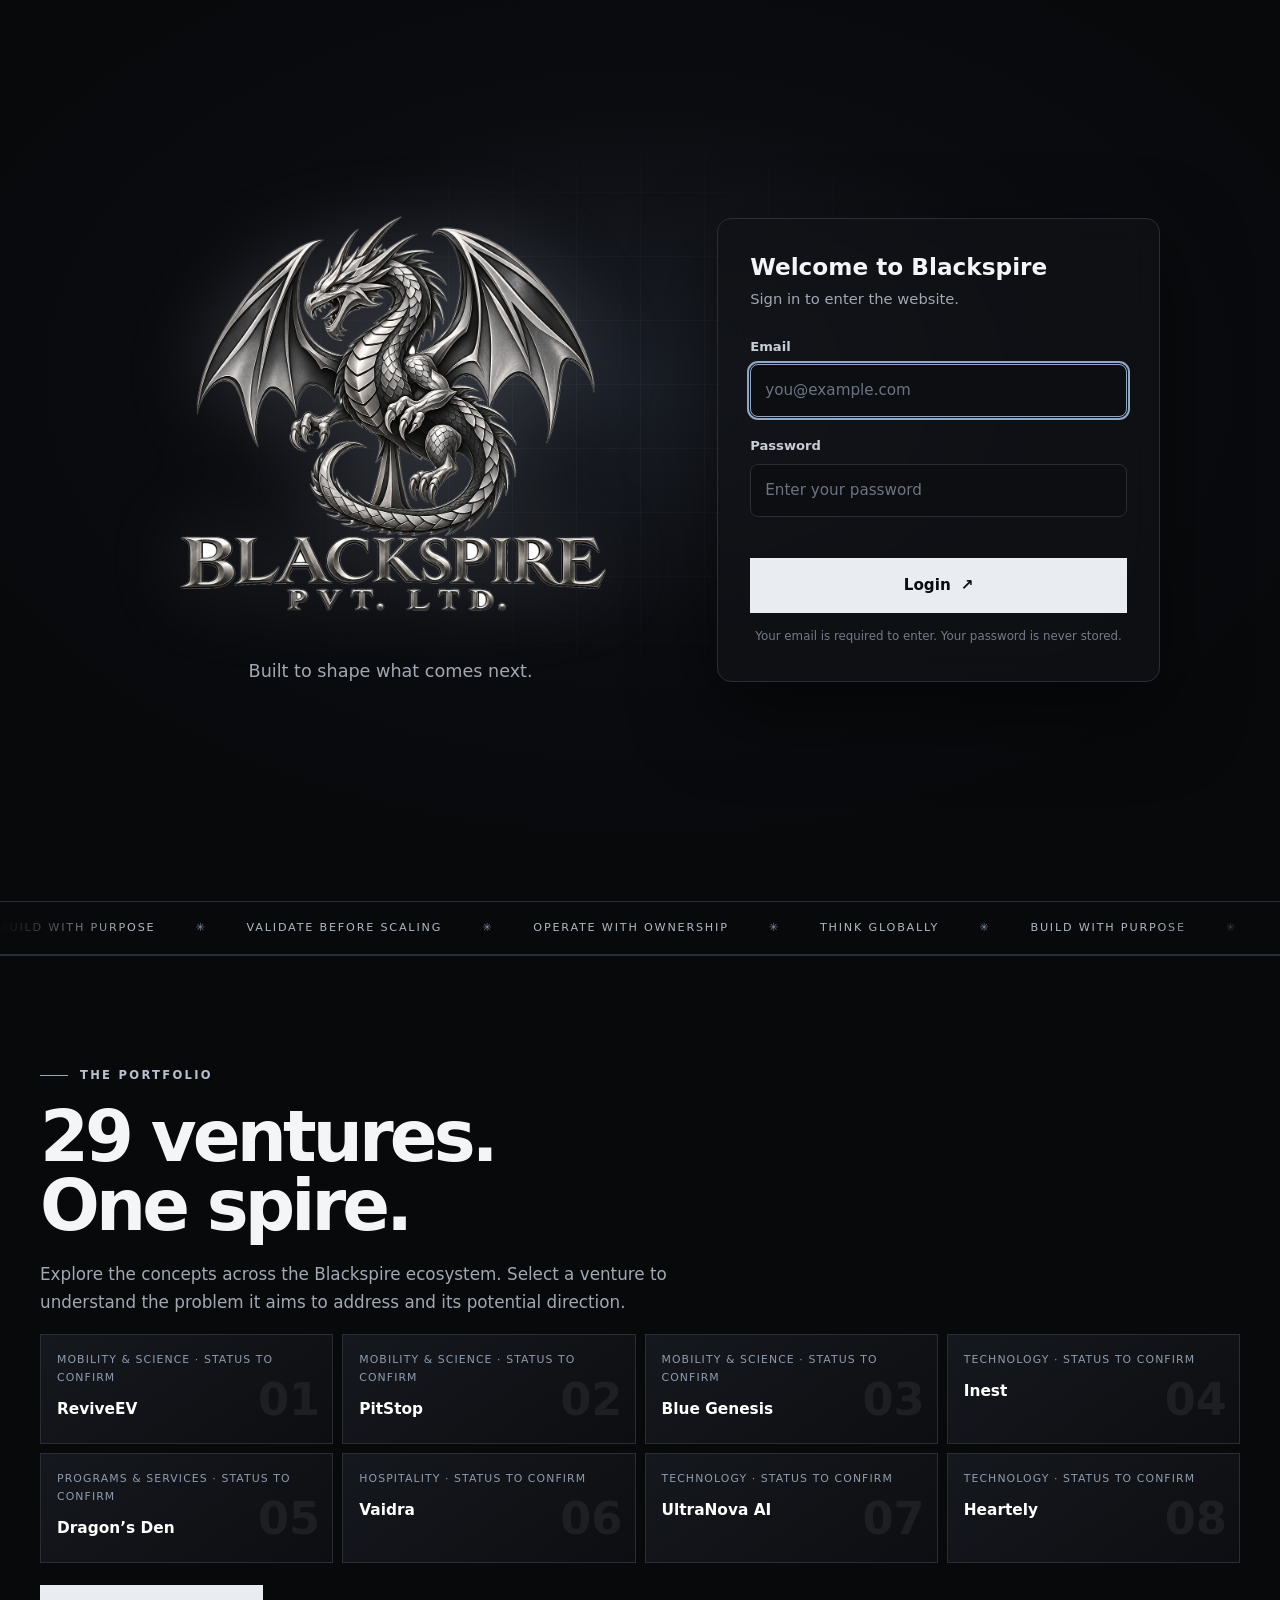
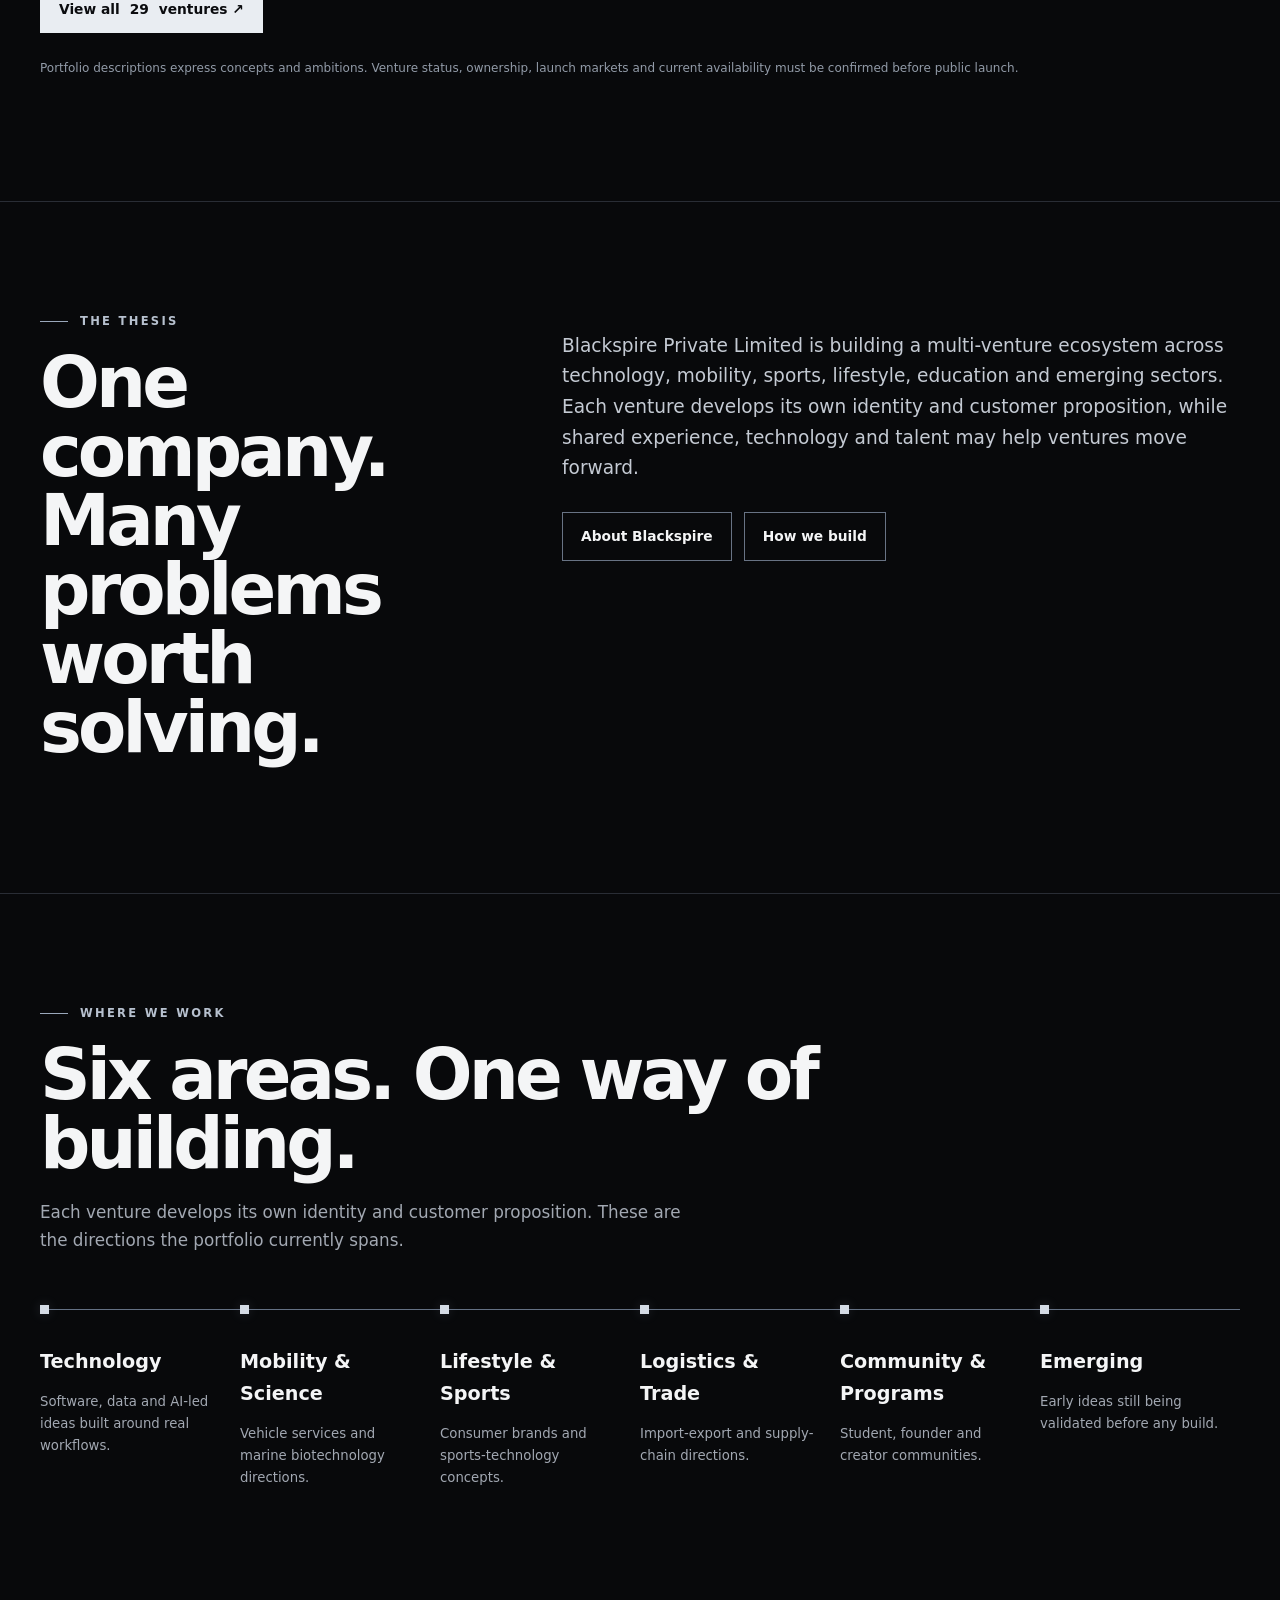
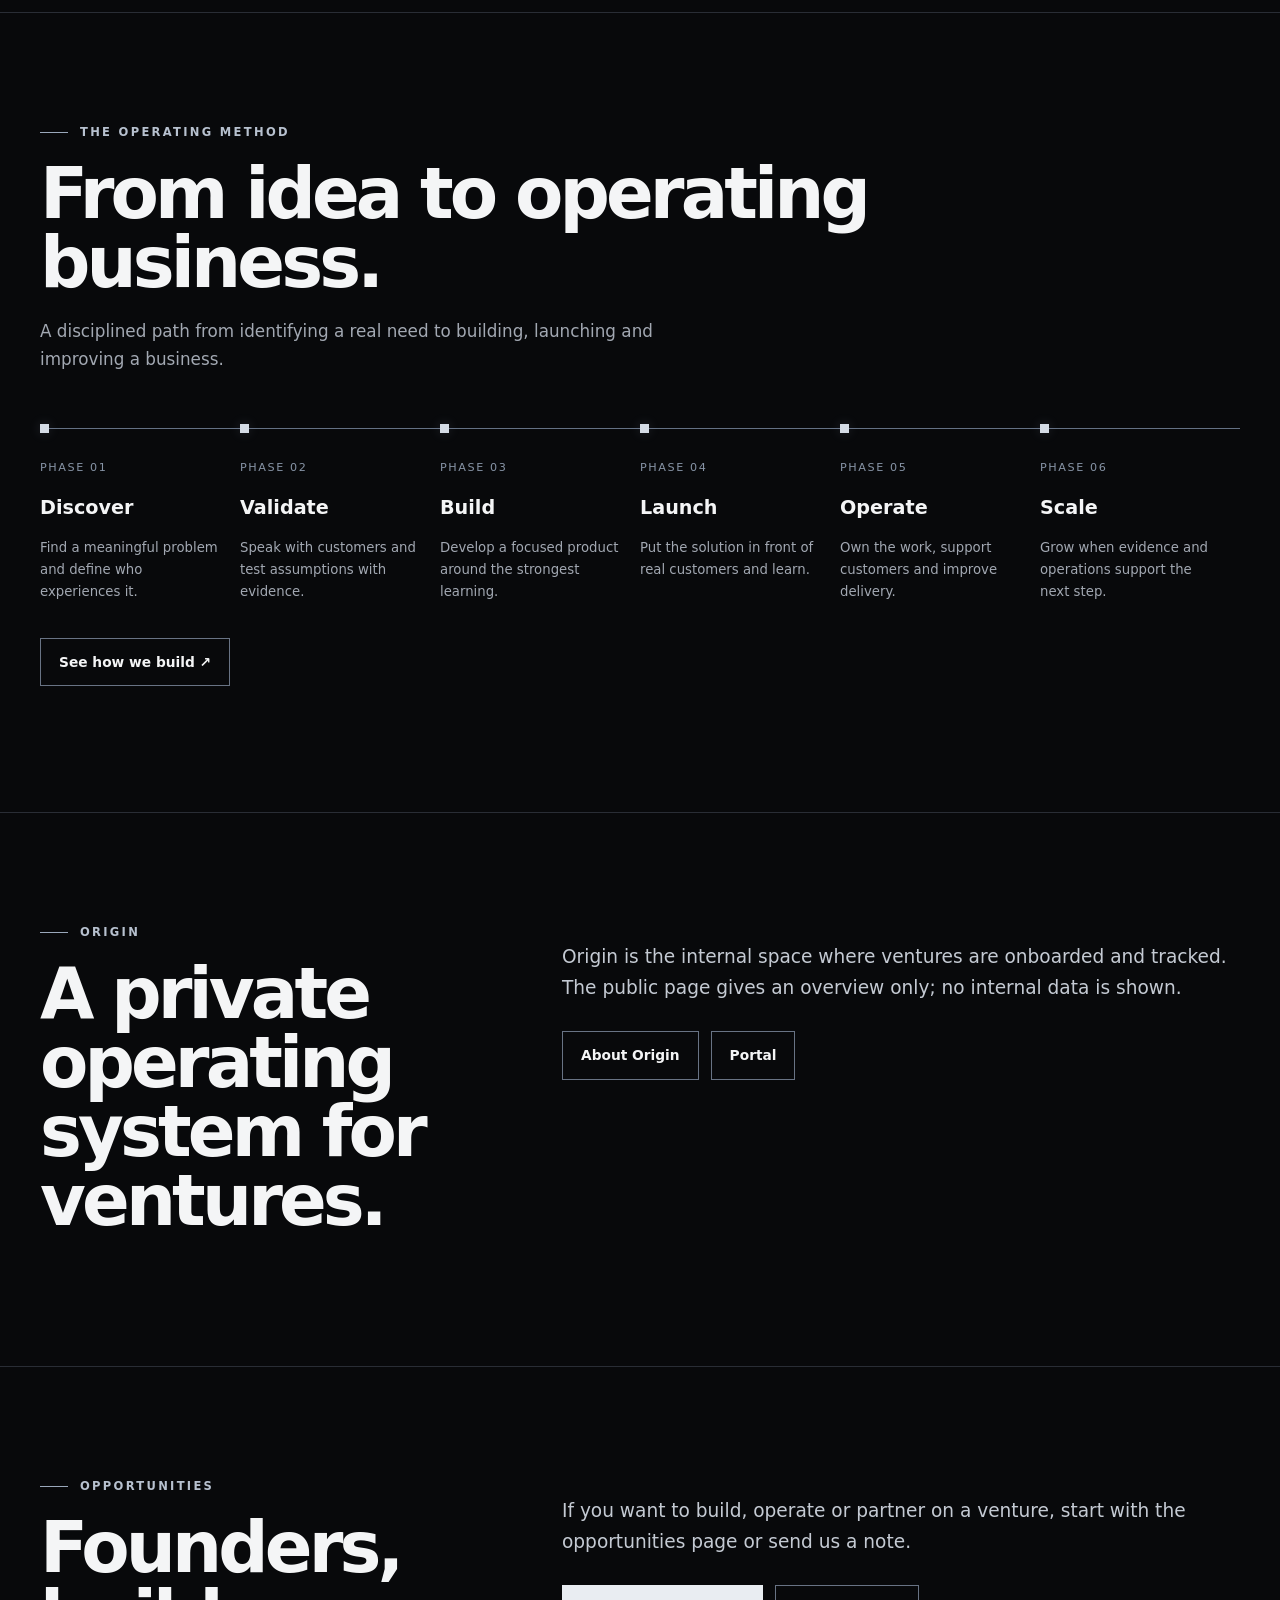
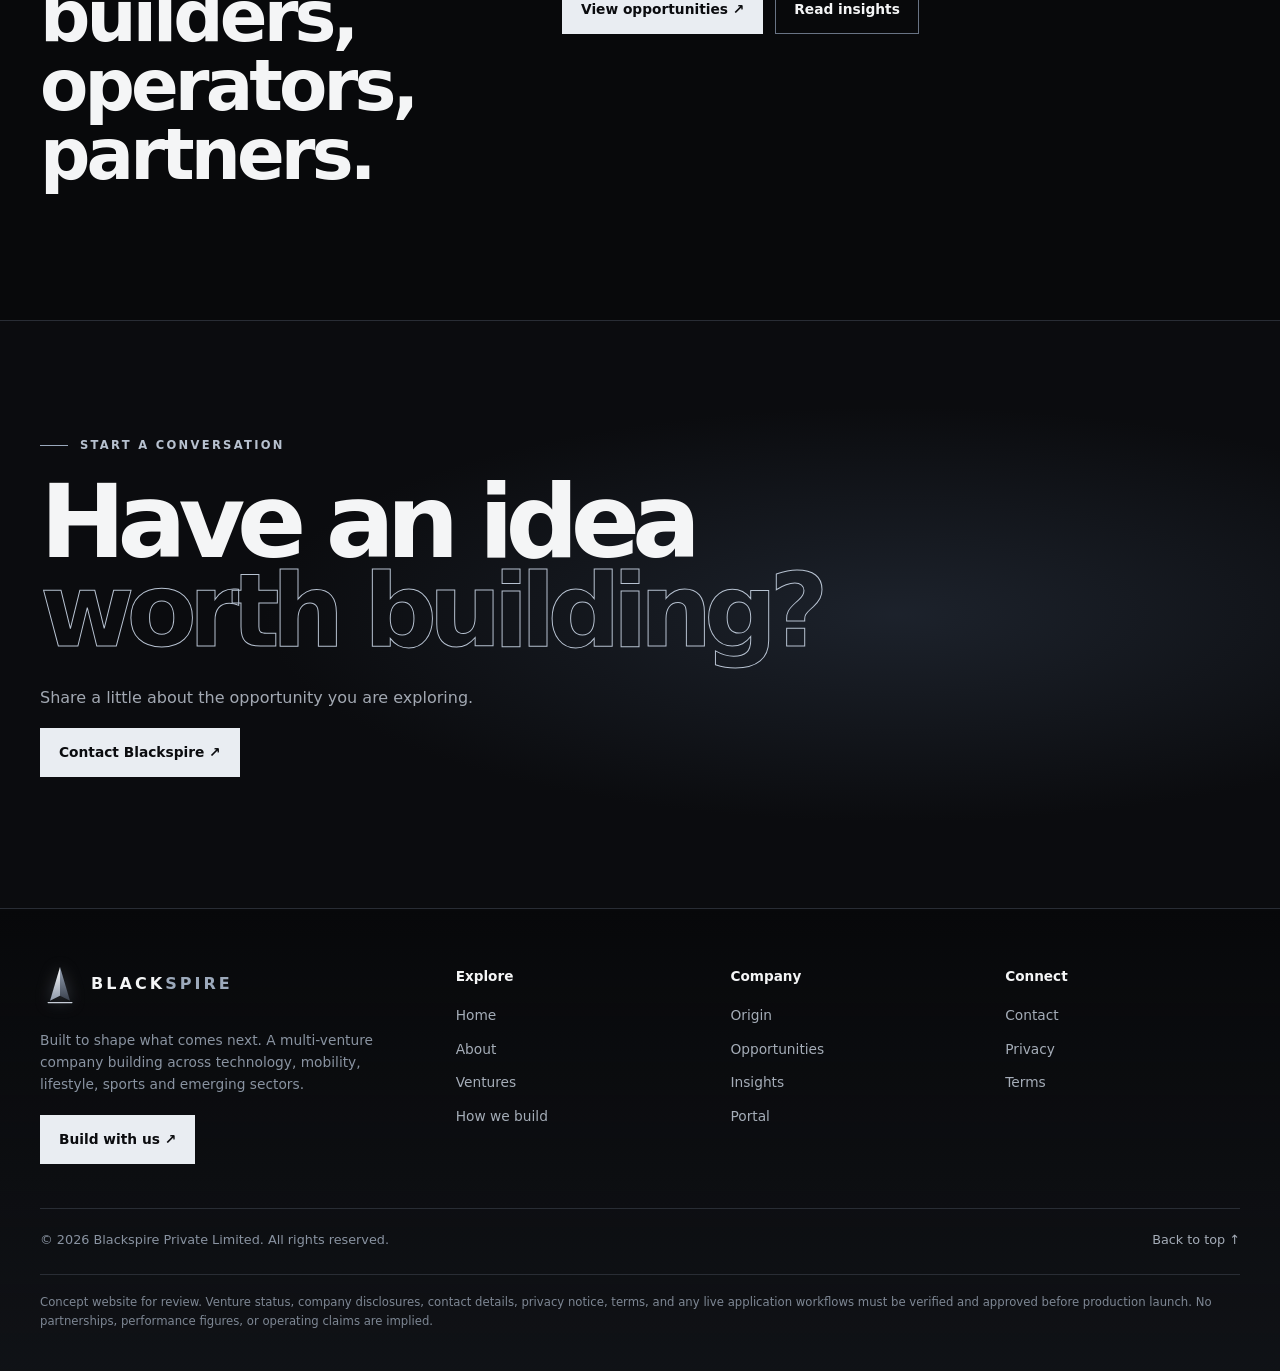
<file: index.html>
<!doctype html>
<html lang="en">
  <head>
    <meta charset="utf-8" />
    <meta name="viewport" content="width=device-width, initial-scale=1" />
    <meta name="theme-color" content="#08090b" />
    <title>Blackspire — Built to shape what comes next</title>
    <meta
      name="description"
      content="Blackspire builds ventures, develops technology and connects people around ambitious ideas across technology, mobility, sports, lifestyle and education."
    />
    <meta property="og:title" content="Blackspire — Built to shape what comes next" />
    <meta
      property="og:description"
      content="Blackspire builds ventures, develops technology and connects people around ambitious ideas across technology, mobility, sports, lifestyle and education."
    />
    <meta property="og:type" content="website" />
    <link rel="icon" type="image/svg+xml" href="logo-mark.svg" />
    <link rel="stylesheet" href="style.css" />
  </head>
  <body>
    <div class="intro-gate" id="introGate" role="dialog" aria-modal="true" aria-labelledby="loginTitle">
      <div class="intro-inner">
        <div class="intro-brand">
          <img class="intro-logo" src="logo.png" alt="Blackspire Pvt. Ltd. dragon logo" width="400" height="366" />
          <p class="intro-tag">Built to shape what comes next.</p>
        </div>
        <form class="login-card" id="loginForm" novalidate>
          <h2 id="loginTitle">Welcome to Blackspire</h2>
          <p class="login-sub">Sign in to enter the website.</p>
          <label for="loginEmail">Email</label>
          <input id="loginEmail" name="email" type="email" autocomplete="email" placeholder="you@example.com" />
          <label for="loginPass">Password</label>
          <input id="loginPass" name="password" type="password" autocomplete="current-password" placeholder="Enter your password" />
          <p class="login-error" id="loginError" role="alert" aria-live="polite"></p>
          <button class="btn primary login-btn" type="submit">Login <span>↗</span></button>
          <p class="login-note">Your email is required to enter. Your password is never stored.</p>
        </form>
      </div>
    </div>
    <a class="skip" href="#main">Skip to content</a>
    <header class="topbar">
      <div class="wrap nav">
        <a class="brand" href="index.html" aria-label="Blackspire home"><img class="brand-mark" src="logo-mark.svg" alt="" width="36" height="36" /><b>BLACK<span>SPIRE</span></b></a>
        <button class="menu-toggle" id="menuToggle" aria-expanded="false" aria-controls="navLinks">
          Menu ☰
        </button>
        <nav class="navlinks" id="navLinks" aria-label="Main navigation">
          <a href="about.html">About</a><a href="ventures.html">Ventures</a
          ><a href="how-we-build.html">How We Build</a><a href="origin.html">Origin</a
          ><a href="opportunities.html">Opportunities</a><a href="insights.html">Insights</a>
        </nav>
        <a class="nav-cta" href="contact.html">Build with us ↗</a>
      </div>
    </header>
    <main id="main">
      <section class="hero">
        <div class="wrap hero-grid">
          <div class="hero-copy">
            <div class="eyebrow">A multi-venture company</div>
            <h1>Built to shape <span class="outline">what comes</span> next.</h1>
            <p>
              Blackspire builds ventures, develops technology, and connects people around ambitious ideas.
              Across industries, we work to turn meaningful problems into structured businesses with the
              potential to grow.
            </p>
            <div class="hero-actions">
              <a class="btn primary" href="ventures.html">Explore the ecosystem <span>↘</span></a
              ><a class="btn" href="contact.html">Build with Blackspire ↗</a>
            </div>
            <div class="hero-note">One vision. Multiple ventures. A global ambition.</div>
          </div>
          <div class="visual" role="img" aria-label="Abstract metallic spire surrounded by orbital lines">
            <div class="orbital"></div>
            <div class="orbital two"></div>
            <div class="spire-scene">
              <div class="spire">
                <div class="face side"></div>
                <div class="face front"></div>
                <div class="edge"></div>
                <div class="lightline"></div>
                <div class="base"></div>
              </div>
            </div>
            <span class="star s1"></span><span class="star s2"></span><span class="star s3"></span
            ><span class="star s4"></span>
            <div class="visual-label"><b>BLACKSPIRE / 001</b>Architecture of ideas</div>
          </div>
        </div>
      </section>
      <div class="ticker" aria-label="Blackspire principles">
        <div class="wrap ticker-inner">
          <span>Build with purpose</span><span>Validate before scaling</span
          ><span>Operate with ownership</span><span>Think globally</span>
        </div>
      </div>
      <section class="section" id="ventures">
        <div class="wrap">
          <div class="portfolio-top">
            <div>
              <div class="eyebrow">The portfolio</div>
              <h2 class="section-heading"><span class="venture-count">29</span> ventures.<br />One spire.</h2>
              <p class="section-intro">
                Explore the concepts across the Blackspire ecosystem. Select a venture to understand the
                problem it aims to address and its potential direction.
              </p>
            </div>
          </div>
          <div class="venture-grid" id="ventureList" aria-label="Venture preview"></div>
          <p style="margin-top: 22px">
            <a class="btn primary" href="ventures.html"
              >View all <span class="venture-count">29</span> ventures ↗</a
            >
          </p>
          <p class="status-note">
            Portfolio descriptions express concepts and ambitions. Venture status, ownership, launch markets
            and current availability must be confirmed before public launch.
          </p>
        </div>
      </section>
      <section class="section">
        <div class="wrap about-grid">
          <div>
            <div class="eyebrow">The thesis</div>
            <h2 class="section-heading">One company. Many problems worth solving.</h2>
          </div>
          <div>
            <p class="about-copy">
              Blackspire Private Limited is building a multi-venture ecosystem across technology, mobility,
              sports, lifestyle, education and emerging sectors. Each venture develops its own identity and
              customer proposition, while shared experience, technology and talent may help ventures move
              forward.
            </p>
            <div class="link-row">
              <a class="btn" href="about.html">About Blackspire</a
              ><a class="btn" href="how-we-build.html">How we build</a>
            </div>
          </div>
        </div>
      </section>
      <section class="section" id="areas">
        <div class="wrap">
          <div class="eyebrow">Where we work</div>
          <h2 class="section-heading">Six areas. One way of building.</h2>
          <p class="section-intro">
            Each venture develops its own identity and customer proposition. These are the directions the
            portfolio currently spans.
          </p>
          <div class="process">
            <article class="process-step">
              <h3>Technology</h3>
              <p>Software, data and AI-led ideas built around real workflows.</p>
            </article>
            <article class="process-step">
              <h3>Mobility & Science</h3>
              <p>Vehicle services and marine biotechnology directions.</p>
            </article>
            <article class="process-step">
              <h3>Lifestyle & Sports</h3>
              <p>Consumer brands and sports-technology concepts.</p>
            </article>
            <article class="process-step">
              <h3>Logistics & Trade</h3>
              <p>Import-export and supply-chain directions.</p>
            </article>
            <article class="process-step">
              <h3>Community & Programs</h3>
              <p>Student, founder and creator communities.</p>
            </article>
            <article class="process-step">
              <h3>Emerging</h3>
              <p>Early ideas still being validated before any build.</p>
            </article>
          </div>
        </div>
      </section>
      <section class="section" id="method">
        <div class="wrap">
          <div class="eyebrow">The operating method</div>
          <h2 class="section-heading">From idea to operating business.</h2>
          <p class="section-intro">
            A disciplined path from identifying a real need to building, launching and improving a business.
          </p>
          <div class="process">
            <article class="process-step">
              <span class="stepno">PHASE 01</span>
              <h3>Discover</h3>
              <p>Find a meaningful problem and define who experiences it.</p>
            </article>
            <article class="process-step">
              <span class="stepno">PHASE 02</span>
              <h3>Validate</h3>
              <p>Speak with customers and test assumptions with evidence.</p>
            </article>
            <article class="process-step">
              <span class="stepno">PHASE 03</span>
              <h3>Build</h3>
              <p>Develop a focused product around the strongest learning.</p>
            </article>
            <article class="process-step">
              <span class="stepno">PHASE 04</span>
              <h3>Launch</h3>
              <p>Put the solution in front of real customers and learn.</p>
            </article>
            <article class="process-step">
              <span class="stepno">PHASE 05</span>
              <h3>Operate</h3>
              <p>Own the work, support customers and improve delivery.</p>
            </article>
            <article class="process-step">
              <span class="stepno">PHASE 06</span>
              <h3>Scale</h3>
              <p>Grow when evidence and operations support the next step.</p>
            </article>
          </div>
          <p style="margin-top: 22px"><a class="btn" href="how-we-build.html">See how we build ↗</a></p>
        </div>
      </section>
      <section class="section" id="origin-teaser">
        <div class="wrap about-grid">
          <div>
            <div class="eyebrow">Origin</div>
            <h2 class="section-heading">A private operating system for ventures.</h2>
          </div>
          <div>
            <p class="about-copy">
              Origin is the internal space where ventures are onboarded and tracked. The public page gives an
              overview only; no internal data is shown.
            </p>
            <div class="link-row">
              <a class="btn" href="origin.html">About Origin</a><a class="btn" href="portal.html">Portal</a>
            </div>
          </div>
        </div>
      </section>
      <section class="section" id="opportunities-teaser">
        <div class="wrap about-grid">
          <div>
            <div class="eyebrow">Opportunities</div>
            <h2 class="section-heading">Founders, builders, operators, partners.</h2>
          </div>
          <div>
            <p class="about-copy">
              If you want to build, operate or partner on a venture, start with the opportunities page or send
              us a note.
            </p>
            <div class="link-row">
              <a class="btn primary" href="opportunities.html">View opportunities ↗</a
              ><a class="btn" href="insights.html">Read insights</a>
            </div>
          </div>
        </div>
      </section>
      <section class="closing">
        <div class="wrap">
          <div class="eyebrow">Start a conversation</div>
          <h2>Have an idea <span>worth building?</span></h2>
          <p>Share a little about the opportunity you are exploring.</p>
          <p><a class="btn primary" href="contact.html">Contact Blackspire ↗</a></p>
        </div>
      </section>
    </main>
    <footer class="footer">
      <div class="wrap">
        <div class="footer-top">
          <div class="footer-brand">
            <a class="brand" href="index.html" aria-label="Blackspire home"><img class="brand-mark" src="logo-mark.svg" alt="" width="36" height="36" /><b>BLACK<span>SPIRE</span></b></a>
            <p>Built to shape what comes next. A multi-venture company building across technology, mobility, lifestyle, sports and emerging sectors.</p>
            <a class="btn primary" href="contact.html">Build with us ↗</a>
          </div>
          <nav class="footer-col" aria-label="Explore">
            <h4>Explore</h4>
            <a href="index.html">Home</a><a href="about.html">About</a><a href="ventures.html">Ventures</a><a href="how-we-build.html">How we build</a>
          </nav>
          <nav class="footer-col" aria-label="Company">
            <h4>Company</h4>
            <a href="origin.html">Origin</a><a href="opportunities.html">Opportunities</a><a href="insights.html">Insights</a><a href="portal.html">Portal</a>
          </nav>
          <nav class="footer-col" aria-label="Connect">
            <h4>Connect</h4>
            <a href="contact.html">Contact</a><a href="privacy.html">Privacy</a><a href="terms.html">Terms</a>
          </nav>
        </div>
        <div class="footer-bottom">
          <span>© 2026 Blackspire Private Limited. All rights reserved.</span>
          <a href="#main">Back to top ↑</a>
        </div>
        <div class="fineprint">
          Concept website for review. Venture status, company disclosures, contact details, privacy notice,
          terms, and any live application workflows must be verified and approved before production launch. No
          partnerships, performance figures, or operating claims are implied.
        </div>
      </div>
    </footer>
    <button class="backtop" id="backTop" aria-label="Back to top">↑</button>
    <script src="ventures-data.js"></script>
    <script src="ventures.js"></script>
    <script src="home.js"></script>
    <script src="site.js"></script>
    <script src="motion.js" defer></script>
    <script src="intro.js"></script>
  </body>
</html>
</file>
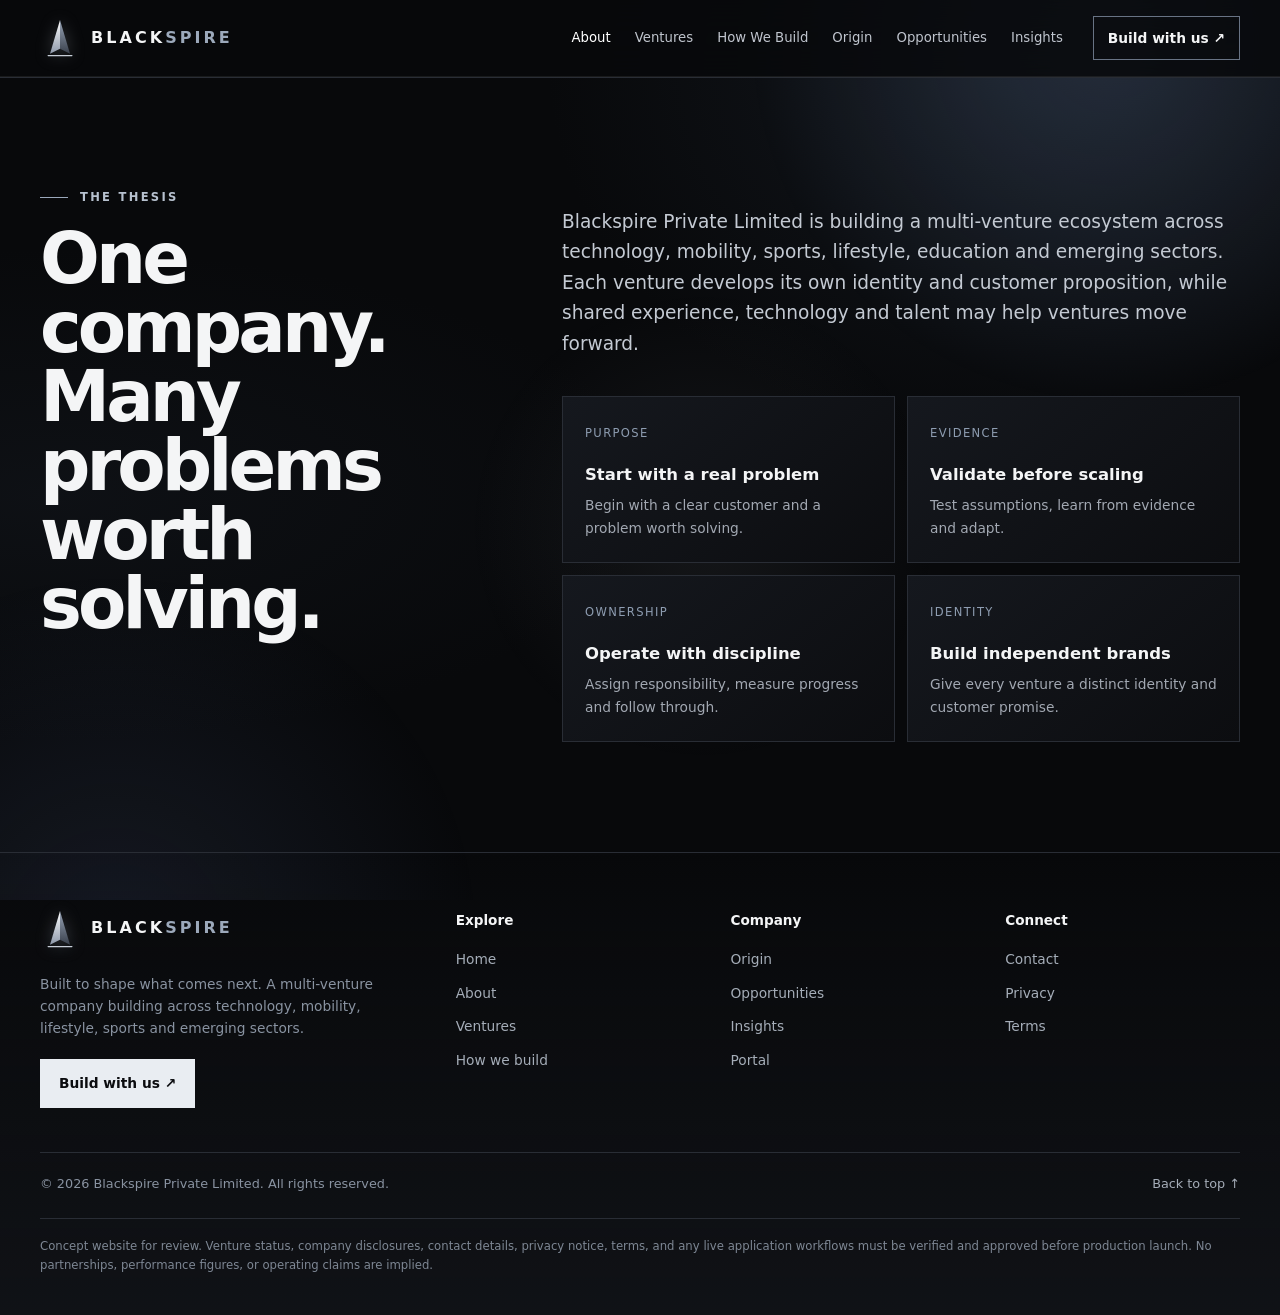
<file: about.html>
<!doctype html>
<html lang="en">
  <head>
    <meta charset="utf-8" />
    <meta name="viewport" content="width=device-width, initial-scale=1" />
    <meta name="theme-color" content="#08090b" />
    <title>About — Blackspire</title>
    <meta
      name="description"
      content="Blackspire Private Limited is building a multi-venture ecosystem across technology, mobility, sports, lifestyle, education and emerging sectors."
    />
    <meta property="og:title" content="About — Blackspire" />
    <meta
      property="og:description"
      content="Blackspire Private Limited is building a multi-venture ecosystem across technology, mobility, sports, lifestyle, education and emerging sectors."
    />
    <meta property="og:type" content="website" />
    <link rel="icon" type="image/svg+xml" href="logo-mark.svg" />
    <link rel="stylesheet" href="style.css" />
  </head>
  <body>
    <a class="skip" href="#main">Skip to content</a>
    <header class="topbar">
      <div class="wrap nav">
        <a class="brand" href="index.html" aria-label="Blackspire home"><img class="brand-mark" src="logo-mark.svg" alt="" width="36" height="36" /><b>BLACK<span>SPIRE</span></b></a>
        <button class="menu-toggle" id="menuToggle" aria-expanded="false" aria-controls="navLinks">
          Menu ☰
        </button>
        <nav class="navlinks" id="navLinks" aria-label="Main navigation">
          <a href="about.html" aria-current="page">About</a><a href="ventures.html">Ventures</a
          ><a href="how-we-build.html">How We Build</a><a href="origin.html">Origin</a
          ><a href="opportunities.html">Opportunities</a><a href="insights.html">Insights</a>
        </nav>
        <a class="nav-cta" href="contact.html">Build with us ↗</a>
      </div>
    </header>
    <main id="main">
      <section class="section" id="about">
        <div class="wrap about-grid">
          <div>
            <div class="eyebrow">The thesis</div>
            <h2 class="section-heading">One company. Many problems worth solving.</h2>
          </div>
          <div>
            <p class="about-copy">
              Blackspire Private Limited is building a multi-venture ecosystem across technology, mobility,
              sports, lifestyle, education and emerging sectors. Each venture develops its own identity and
              customer proposition, while shared experience, technology and talent may help ventures move
              forward.
            </p>
            <div class="principles">
              <article class="principle">
                <span class="num">PURPOSE</span>
                <h3>Start with a real problem</h3>
                <p>Begin with a clear customer and a problem worth solving.</p>
              </article>
              <article class="principle">
                <span class="num">EVIDENCE</span>
                <h3>Validate before scaling</h3>
                <p>Test assumptions, learn from evidence and adapt.</p>
              </article>
              <article class="principle">
                <span class="num">OWNERSHIP</span>
                <h3>Operate with discipline</h3>
                <p>Assign responsibility, measure progress and follow through.</p>
              </article>
              <article class="principle">
                <span class="num">IDENTITY</span>
                <h3>Build independent brands</h3>
                <p>Give every venture a distinct identity and customer promise.</p>
              </article>
            </div>
          </div>
        </div>
      </section>
    </main>
    <footer class="footer">
      <div class="wrap">
        <div class="footer-top">
          <div class="footer-brand">
            <a class="brand" href="index.html" aria-label="Blackspire home"><img class="brand-mark" src="logo-mark.svg" alt="" width="36" height="36" /><b>BLACK<span>SPIRE</span></b></a>
            <p>Built to shape what comes next. A multi-venture company building across technology, mobility, lifestyle, sports and emerging sectors.</p>
            <a class="btn primary" href="contact.html">Build with us ↗</a>
          </div>
          <nav class="footer-col" aria-label="Explore">
            <h4>Explore</h4>
            <a href="index.html">Home</a><a href="about.html">About</a><a href="ventures.html">Ventures</a><a href="how-we-build.html">How we build</a>
          </nav>
          <nav class="footer-col" aria-label="Company">
            <h4>Company</h4>
            <a href="origin.html">Origin</a><a href="opportunities.html">Opportunities</a><a href="insights.html">Insights</a><a href="portal.html">Portal</a>
          </nav>
          <nav class="footer-col" aria-label="Connect">
            <h4>Connect</h4>
            <a href="contact.html">Contact</a><a href="privacy.html">Privacy</a><a href="terms.html">Terms</a>
          </nav>
        </div>
        <div class="footer-bottom">
          <span>© 2026 Blackspire Private Limited. All rights reserved.</span>
          <a href="#main">Back to top ↑</a>
        </div>
        <div class="fineprint">
          Concept website for review. Venture status, company disclosures, contact details, privacy notice,
          terms, and any live application workflows must be verified and approved before production launch. No
          partnerships, performance figures, or operating claims are implied.
        </div>
      </div>
    </footer>
    <button class="backtop" id="backTop" aria-label="Back to top">↑</button>
    <script src="site.js"></script>
    <script src="motion.js" defer></script>
  </body>
</html>
</file>
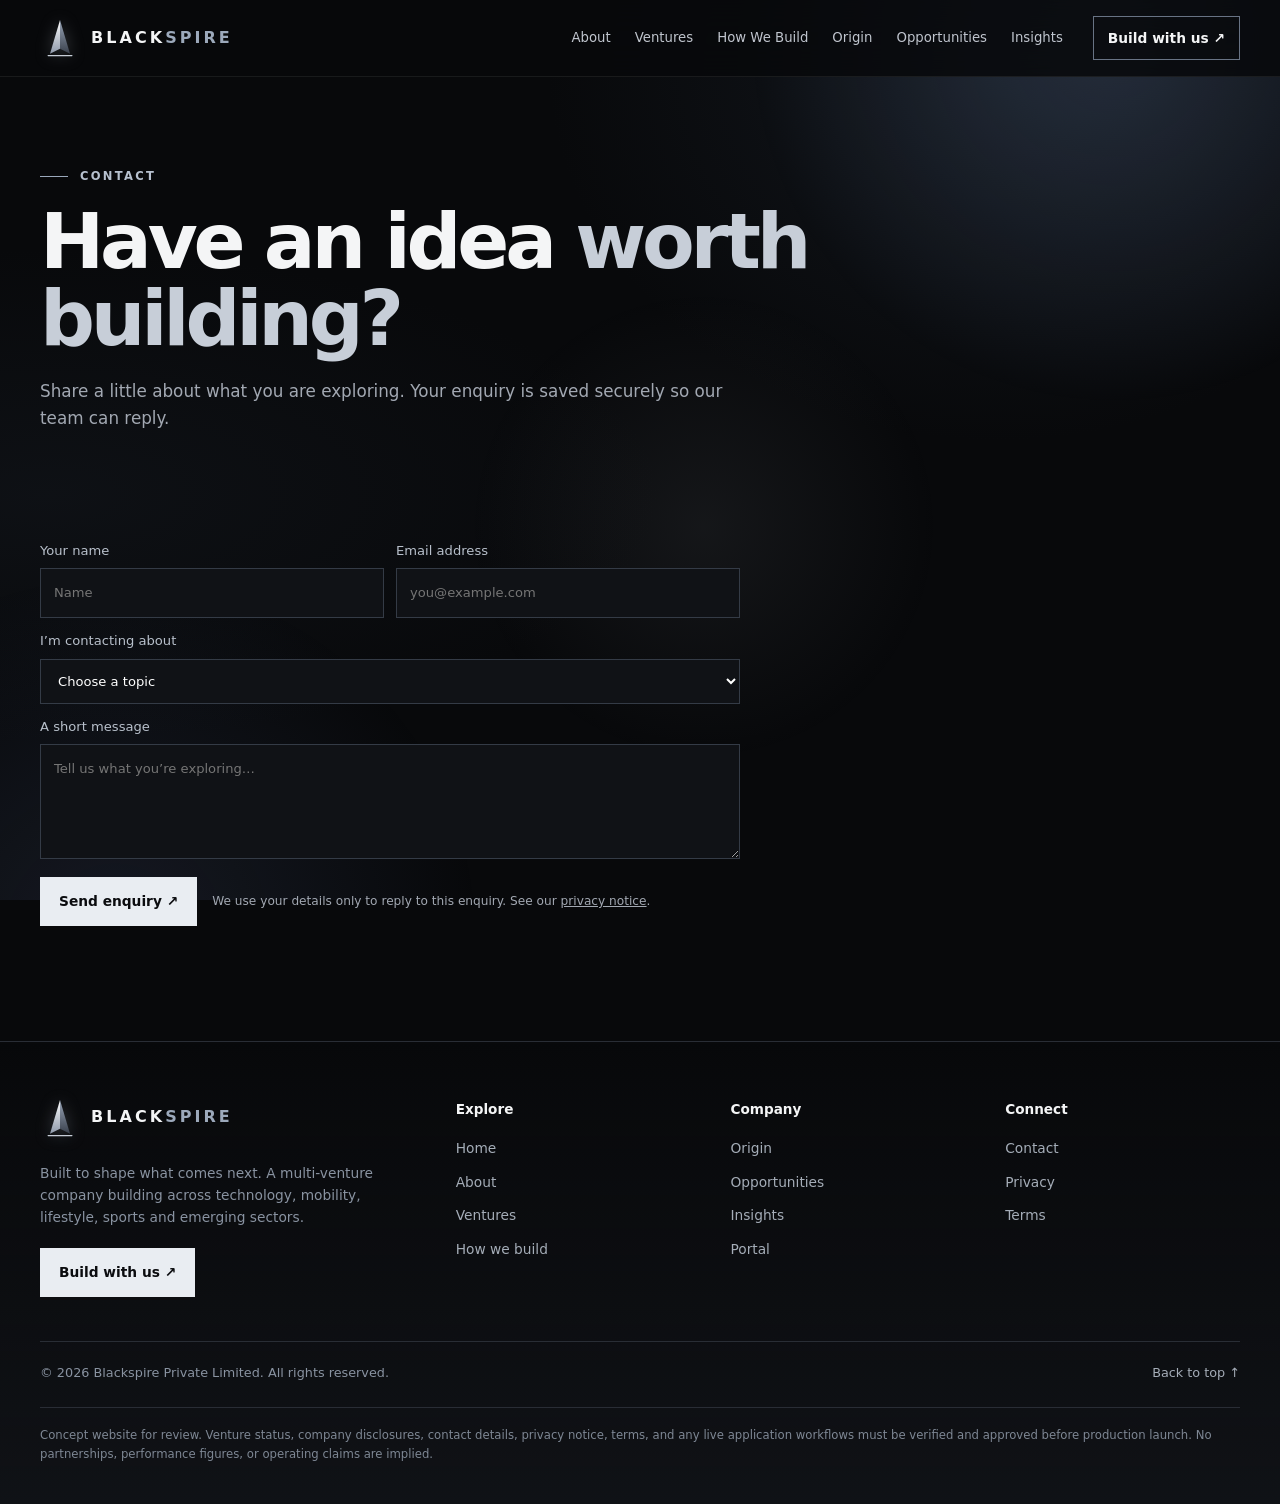
<file: contact.html>
<!doctype html>
<html lang="en">
  <head>
    <meta charset="utf-8" />
    <meta name="viewport" content="width=device-width, initial-scale=1" />
    <meta name="theme-color" content="#08090b" />
    <title>Contact — Blackspire</title>
    <meta name="description" content="Corporate, partnership and general enquiries for Blackspire." />
    <meta property="og:title" content="Contact — Blackspire" />
    <meta property="og:description" content="Corporate, partnership and general enquiries for Blackspire." />
    <meta property="og:type" content="website" />
    <link rel="icon" type="image/svg+xml" href="logo-mark.svg" />
    <link rel="stylesheet" href="style.css" />
  </head>
  <body>
    <a class="skip" href="#main">Skip to content</a>
    <header class="topbar">
      <div class="wrap nav">
        <a class="brand" href="index.html" aria-label="Blackspire home"><img class="brand-mark" src="logo-mark.svg" alt="" width="36" height="36" /><b>BLACK<span>SPIRE</span></b></a>
        <button class="menu-toggle" id="menuToggle" aria-expanded="false" aria-controls="navLinks">
          Menu ☰
        </button>
        <nav class="navlinks" id="navLinks" aria-label="Main navigation">
          <a href="about.html">About</a><a href="ventures.html">Ventures</a
          ><a href="how-we-build.html">How We Build</a><a href="origin.html">Origin</a
          ><a href="opportunities.html">Opportunities</a><a href="insights.html">Insights</a>
        </nav>
        <a class="nav-cta" href="contact.html">Build with us ↗</a>
      </div>
    </header>
    <main id="main">
      <section class="page-hero">
        <div class="wrap">
          <div class="eyebrow">Contact</div>
          <h1>Have an idea <span style="color: var(--silver)">worth building?</span></h1>
          <p class="section-intro">
            Share a little about what you are exploring. Your enquiry is saved securely so our team can reply.
          </p>
        </div>
      </section>
      <div class="wrap page-body">
        <form class="form" id="contactForm">
          <input type="hidden" name="venture_id" value="" />
          <p class="muted" id="ventureHint"></p>
          <div class="form-row">
            <label class="field"
              >Your name<input required name="name" autocomplete="name" maxlength="80" placeholder="Name"
            /></label>
            <label class="field"
              >Email address<input
                required
                name="email"
                type="email"
                autocomplete="email"
                maxlength="120"
                placeholder="you@example.com"
            /></label>
          </div>
          <label class="field"
            >I’m contacting about
            <select required name="topic">
              <option value="">Choose a topic</option>
              <option>Founder / Origin</option>
              <option>Business enquiry</option>
              <option>Partnership</option>
              <option>Careers / Internship</option>
              <option>General question</option>
            </select>
          </label>
          <label class="field"
            >A short message<textarea
              required
              name="message"
              rows="4"
              maxlength="1200"
              placeholder="Tell us what you’re exploring…"
            ></textarea>
          </label>
          <label class="hp" aria-hidden="true"
            >Leave this empty<input name="website" tabindex="-1" autocomplete="off"
          /></label>
          <div class="form-actions">
            <button class="btn primary" type="submit">Send enquiry ↗</button>
            <span class="form-note"
              >We use your details only to reply to this enquiry. See our
              <a href="privacy.html">privacy notice</a>.</span
            >
          </div>
          <p class="form-message" id="formMessage" role="status" aria-live="polite"></p>
        </form>
      </div>
    </main>
    <footer class="footer">
      <div class="wrap">
        <div class="footer-top">
          <div class="footer-brand">
            <a class="brand" href="index.html" aria-label="Blackspire home"><img class="brand-mark" src="logo-mark.svg" alt="" width="36" height="36" /><b>BLACK<span>SPIRE</span></b></a>
            <p>Built to shape what comes next. A multi-venture company building across technology, mobility, lifestyle, sports and emerging sectors.</p>
            <a class="btn primary" href="contact.html">Build with us ↗</a>
          </div>
          <nav class="footer-col" aria-label="Explore">
            <h4>Explore</h4>
            <a href="index.html">Home</a><a href="about.html">About</a><a href="ventures.html">Ventures</a><a href="how-we-build.html">How we build</a>
          </nav>
          <nav class="footer-col" aria-label="Company">
            <h4>Company</h4>
            <a href="origin.html">Origin</a><a href="opportunities.html">Opportunities</a><a href="insights.html">Insights</a><a href="portal.html">Portal</a>
          </nav>
          <nav class="footer-col" aria-label="Connect">
            <h4>Connect</h4>
            <a href="contact.html">Contact</a><a href="privacy.html">Privacy</a><a href="terms.html">Terms</a>
          </nav>
        </div>
        <div class="footer-bottom">
          <span>© 2026 Blackspire Private Limited. All rights reserved.</span>
          <a href="#main">Back to top ↑</a>
        </div>
        <div class="fineprint">
          Concept website for review. Venture status, company disclosures, contact details, privacy notice,
          terms, and any live application workflows must be verified and approved before production launch. No
          partnerships, performance figures, or operating claims are implied.
        </div>
      </div>
    </footer>
    <button class="backtop" id="backTop" aria-label="Back to top">↑</button>
    <script src="contact.js"></script>
    <script src="site.js"></script>
    <script src="motion.js" defer></script>
  </body>
</html>
</file>
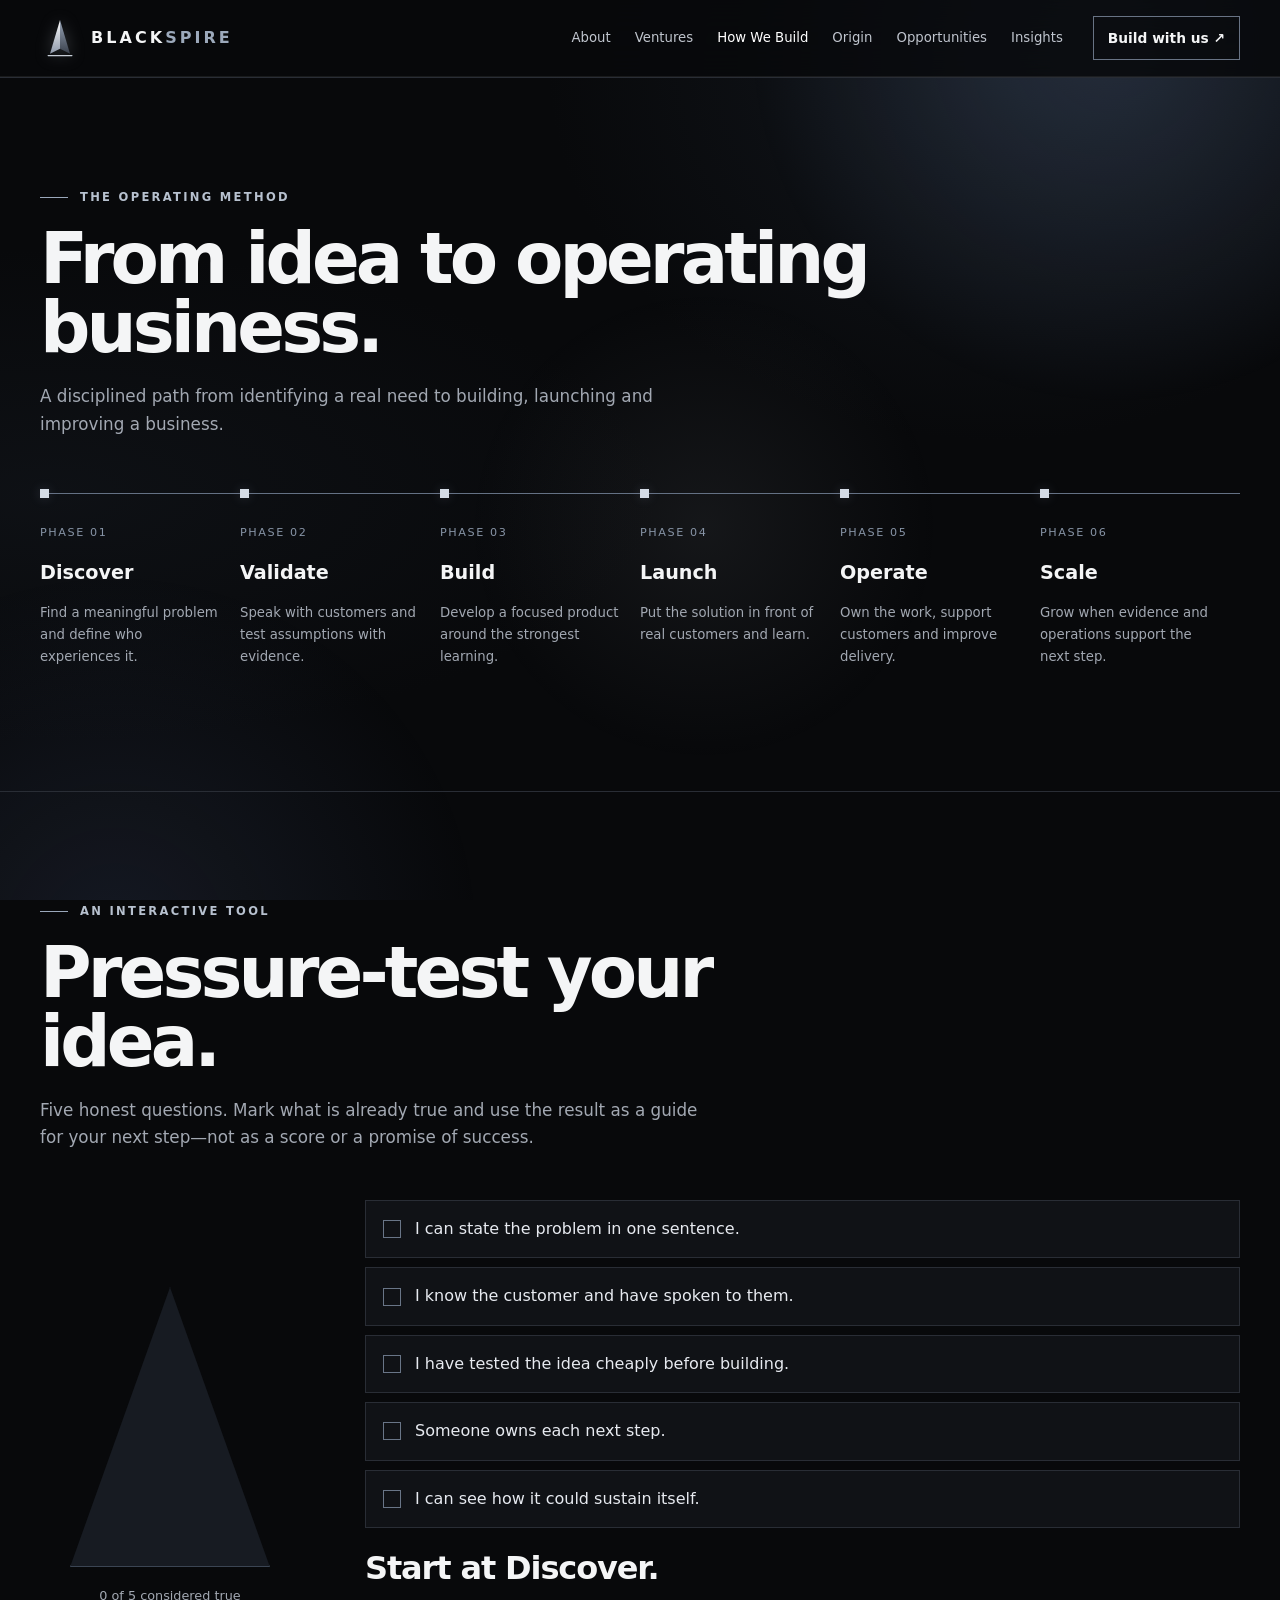
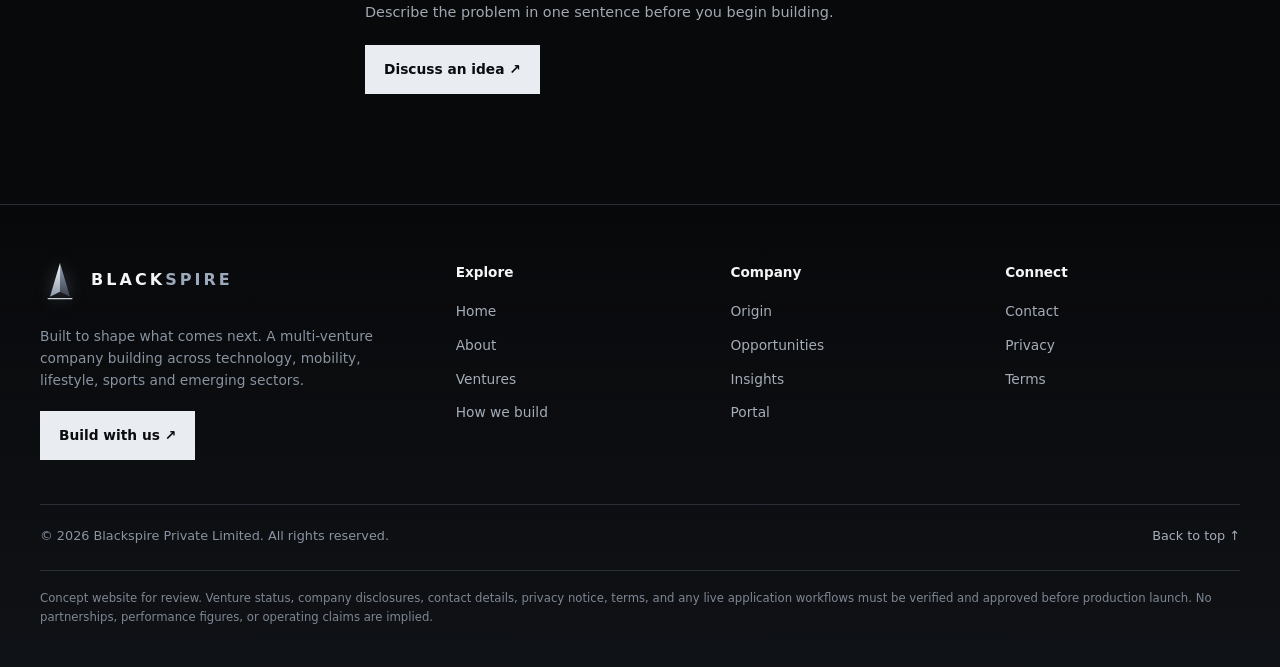
<file: how-we-build.html>
<!doctype html>
<html lang="en">
  <head>
    <meta charset="utf-8" />
    <meta name="viewport" content="width=device-width, initial-scale=1" />
    <meta name="theme-color" content="#08090b" />
    <title>How we build — Blackspire</title>
    <meta
      name="description"
      content="Discover, validate, build, launch, operate and scale: the Blackspire operating method, plus a short idea checker."
    />
    <meta property="og:title" content="How we build — Blackspire" />
    <meta
      property="og:description"
      content="Discover, validate, build, launch, operate and scale: the Blackspire operating method, plus a short idea checker."
    />
    <meta property="og:type" content="website" />
    <link rel="icon" type="image/svg+xml" href="logo-mark.svg" />
    <link rel="stylesheet" href="style.css" />
  </head>
  <body>
    <a class="skip" href="#main">Skip to content</a>
    <header class="topbar">
      <div class="wrap nav">
        <a class="brand" href="index.html" aria-label="Blackspire home"><img class="brand-mark" src="logo-mark.svg" alt="" width="36" height="36" /><b>BLACK<span>SPIRE</span></b></a>
        <button class="menu-toggle" id="menuToggle" aria-expanded="false" aria-controls="navLinks">
          Menu ☰
        </button>
        <nav class="navlinks" id="navLinks" aria-label="Main navigation">
          <a href="about.html">About</a><a href="ventures.html">Ventures</a
          ><a href="how-we-build.html" aria-current="page">How We Build</a><a href="origin.html">Origin</a
          ><a href="opportunities.html">Opportunities</a><a href="insights.html">Insights</a>
        </nav>
        <a class="nav-cta" href="contact.html">Build with us ↗</a>
      </div>
    </header>
    <main id="main">
      <section class="section" id="method">
        <div class="wrap">
          <div class="eyebrow">The operating method</div>
          <h2 class="section-heading">From idea to operating business.</h2>
          <p class="section-intro">
            A disciplined path from identifying a real need to building, launching and improving a business.
          </p>
          <div class="process">
            <article class="process-step">
              <span class="stepno">PHASE 01</span>
              <h3>Discover</h3>
              <p>Find a meaningful problem and define who experiences it.</p>
            </article>
            <article class="process-step">
              <span class="stepno">PHASE 02</span>
              <h3>Validate</h3>
              <p>Speak with customers and test assumptions with evidence.</p>
            </article>
            <article class="process-step">
              <span class="stepno">PHASE 03</span>
              <h3>Build</h3>
              <p>Develop a focused product around the strongest learning.</p>
            </article>
            <article class="process-step">
              <span class="stepno">PHASE 04</span>
              <h3>Launch</h3>
              <p>Put the solution in front of real customers and learn.</p>
            </article>
            <article class="process-step">
              <span class="stepno">PHASE 05</span>
              <h3>Operate</h3>
              <p>Own the work, support customers and improve delivery.</p>
            </article>
            <article class="process-step">
              <span class="stepno">PHASE 06</span>
              <h3>Scale</h3>
              <p>Grow when evidence and operations support the next step.</p>
            </article>
          </div>
        </div>
      </section>
      <section class="section" id="idea">
        <div class="wrap">
          <div class="eyebrow">An interactive tool</div>
          <h2 class="section-heading">Pressure-test your idea.</h2>
          <p class="section-intro">
            Five honest questions. Mark what is already true and use the result as a guide for your next
            step—not as a score or a promise of success.
          </p>
          <div class="idea-layout">
            <div class="gauge-wrap">
              <div class="gauge" role="img" aria-label="Idea readiness visualization">
                <div class="gauge-fill" id="gaugeFill"></div>
              </div>
              <div class="gauge-count" id="gaugeCount">0 of 5 considered true</div>
            </div>
            <div>
              <div class="questions" id="questions"></div>
              <h3 class="verdict" id="verdict" aria-live="polite">Start at Discover.</h3>
              <p class="verdict-copy" id="verdictCopy">
                Describe the problem in one sentence before you begin building.
              </p>
              <a class="btn primary" href="contact.html" id="ideaCta">Discuss an idea ↗</a>
            </div>
          </div>
        </div>
      </section>
    </main>
    <footer class="footer">
      <div class="wrap">
        <div class="footer-top">
          <div class="footer-brand">
            <a class="brand" href="index.html" aria-label="Blackspire home"><img class="brand-mark" src="logo-mark.svg" alt="" width="36" height="36" /><b>BLACK<span>SPIRE</span></b></a>
            <p>Built to shape what comes next. A multi-venture company building across technology, mobility, lifestyle, sports and emerging sectors.</p>
            <a class="btn primary" href="contact.html">Build with us ↗</a>
          </div>
          <nav class="footer-col" aria-label="Explore">
            <h4>Explore</h4>
            <a href="index.html">Home</a><a href="about.html">About</a><a href="ventures.html">Ventures</a><a href="how-we-build.html">How we build</a>
          </nav>
          <nav class="footer-col" aria-label="Company">
            <h4>Company</h4>
            <a href="origin.html">Origin</a><a href="opportunities.html">Opportunities</a><a href="insights.html">Insights</a><a href="portal.html">Portal</a>
          </nav>
          <nav class="footer-col" aria-label="Connect">
            <h4>Connect</h4>
            <a href="contact.html">Contact</a><a href="privacy.html">Privacy</a><a href="terms.html">Terms</a>
          </nav>
        </div>
        <div class="footer-bottom">
          <span>© 2026 Blackspire Private Limited. All rights reserved.</span>
          <a href="#main">Back to top ↑</a>
        </div>
        <div class="fineprint">
          Concept website for review. Venture status, company disclosures, contact details, privacy notice,
          terms, and any live application workflows must be verified and approved before production launch. No
          partnerships, performance figures, or operating claims are implied.
        </div>
      </div>
    </footer>
    <button class="backtop" id="backTop" aria-label="Back to top">↑</button>
    <script src="idea-checker.js"></script>
    <script src="site.js"></script>
    <script src="motion.js" defer></script>
  </body>
</html>
</file>
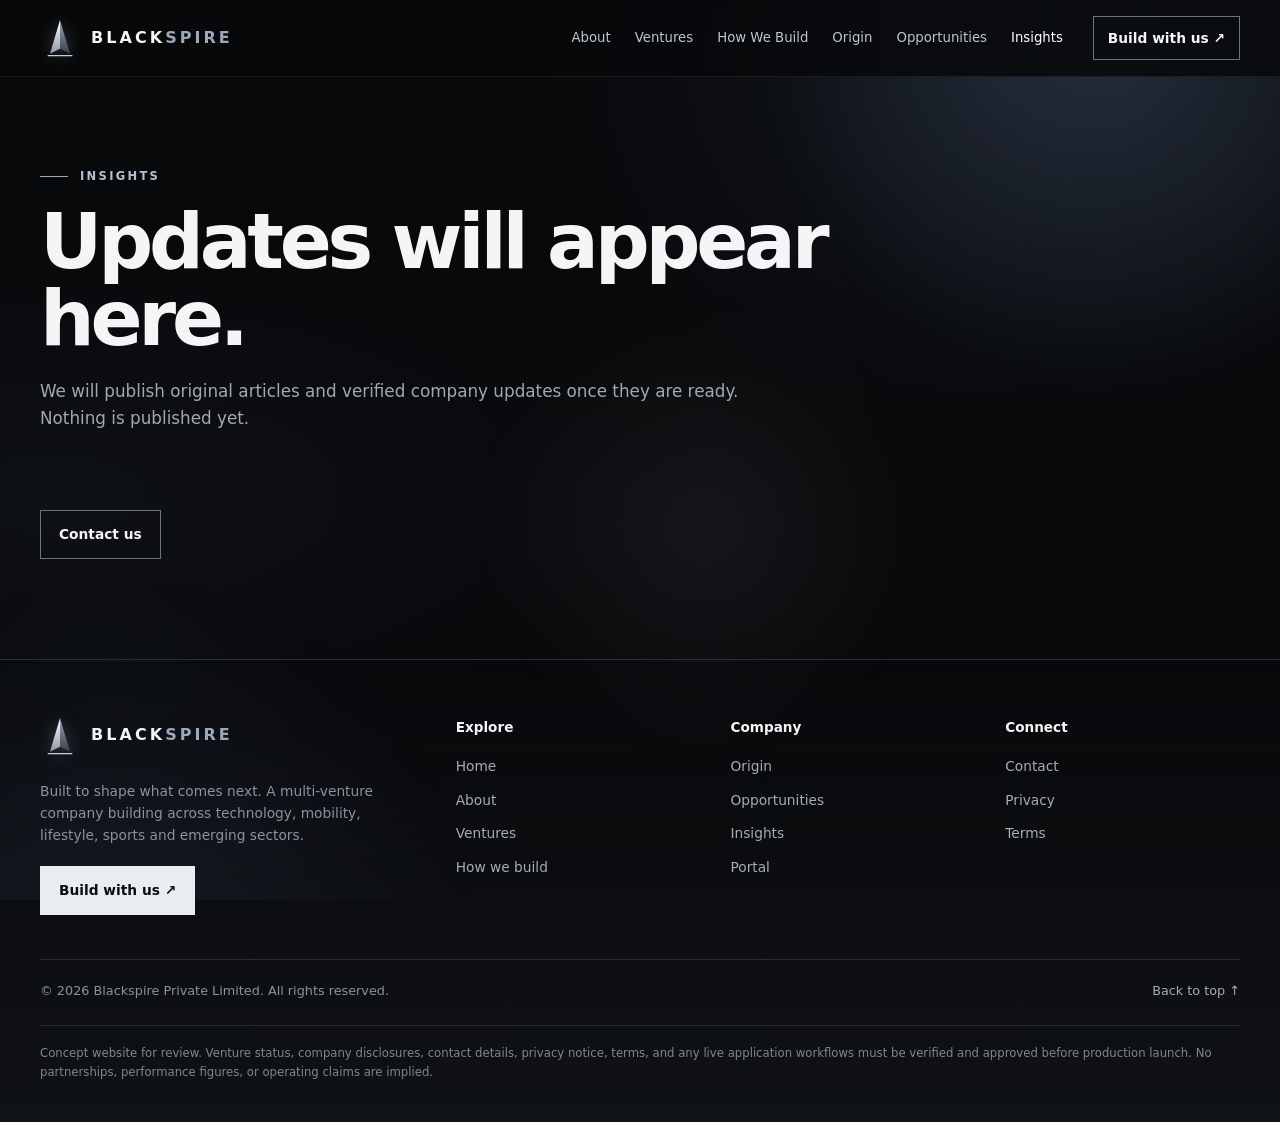
<file: insights.html>
<!doctype html>
<html lang="en">
  <head>
    <meta charset="utf-8" />
    <meta name="viewport" content="width=device-width, initial-scale=1" />
    <meta name="theme-color" content="#08090b" />
    <title>Insights — Blackspire</title>
    <meta name="description" content="Articles and verified company updates from Blackspire." />
    <meta property="og:title" content="Insights — Blackspire" />
    <meta property="og:description" content="Articles and verified company updates from Blackspire." />
    <meta property="og:type" content="website" />
    <link rel="icon" type="image/svg+xml" href="logo-mark.svg" />
    <link rel="stylesheet" href="style.css" />
  </head>
  <body>
    <a class="skip" href="#main">Skip to content</a>
    <header class="topbar">
      <div class="wrap nav">
        <a class="brand" href="index.html" aria-label="Blackspire home"><img class="brand-mark" src="logo-mark.svg" alt="" width="36" height="36" /><b>BLACK<span>SPIRE</span></b></a>
        <button class="menu-toggle" id="menuToggle" aria-expanded="false" aria-controls="navLinks">
          Menu ☰
        </button>
        <nav class="navlinks" id="navLinks" aria-label="Main navigation">
          <a href="about.html">About</a><a href="ventures.html">Ventures</a
          ><a href="how-we-build.html">How We Build</a><a href="origin.html">Origin</a
          ><a href="opportunities.html">Opportunities</a
          ><a href="insights.html" aria-current="page">Insights</a>
        </nav>
        <a class="nav-cta" href="contact.html">Build with us ↗</a>
      </div>
    </header>
    <main id="main">
      <section class="page-hero">
        <div class="wrap">
          <div class="eyebrow">Insights</div>
          <h1>Updates will appear here.</h1>
          <p class="section-intro">
            We will publish original articles and verified company updates once they are ready. Nothing is
            published yet.
          </p>
        </div>
      </section>
      <div class="wrap page-body"><a class="btn" href="contact.html">Contact us</a></div>
    </main>
    <footer class="footer">
      <div class="wrap">
        <div class="footer-top">
          <div class="footer-brand">
            <a class="brand" href="index.html" aria-label="Blackspire home"><img class="brand-mark" src="logo-mark.svg" alt="" width="36" height="36" /><b>BLACK<span>SPIRE</span></b></a>
            <p>Built to shape what comes next. A multi-venture company building across technology, mobility, lifestyle, sports and emerging sectors.</p>
            <a class="btn primary" href="contact.html">Build with us ↗</a>
          </div>
          <nav class="footer-col" aria-label="Explore">
            <h4>Explore</h4>
            <a href="index.html">Home</a><a href="about.html">About</a><a href="ventures.html">Ventures</a><a href="how-we-build.html">How we build</a>
          </nav>
          <nav class="footer-col" aria-label="Company">
            <h4>Company</h4>
            <a href="origin.html">Origin</a><a href="opportunities.html">Opportunities</a><a href="insights.html">Insights</a><a href="portal.html">Portal</a>
          </nav>
          <nav class="footer-col" aria-label="Connect">
            <h4>Connect</h4>
            <a href="contact.html">Contact</a><a href="privacy.html">Privacy</a><a href="terms.html">Terms</a>
          </nav>
        </div>
        <div class="footer-bottom">
          <span>© 2026 Blackspire Private Limited. All rights reserved.</span>
          <a href="#main">Back to top ↑</a>
        </div>
        <div class="fineprint">
          Concept website for review. Venture status, company disclosures, contact details, privacy notice,
          terms, and any live application workflows must be verified and approved before production launch. No
          partnerships, performance figures, or operating claims are implied.
        </div>
      </div>
    </footer>
    <button class="backtop" id="backTop" aria-label="Back to top">↑</button>
    <script src="site.js"></script>
    <script src="motion.js" defer></script>
  </body>
</html>
</file>
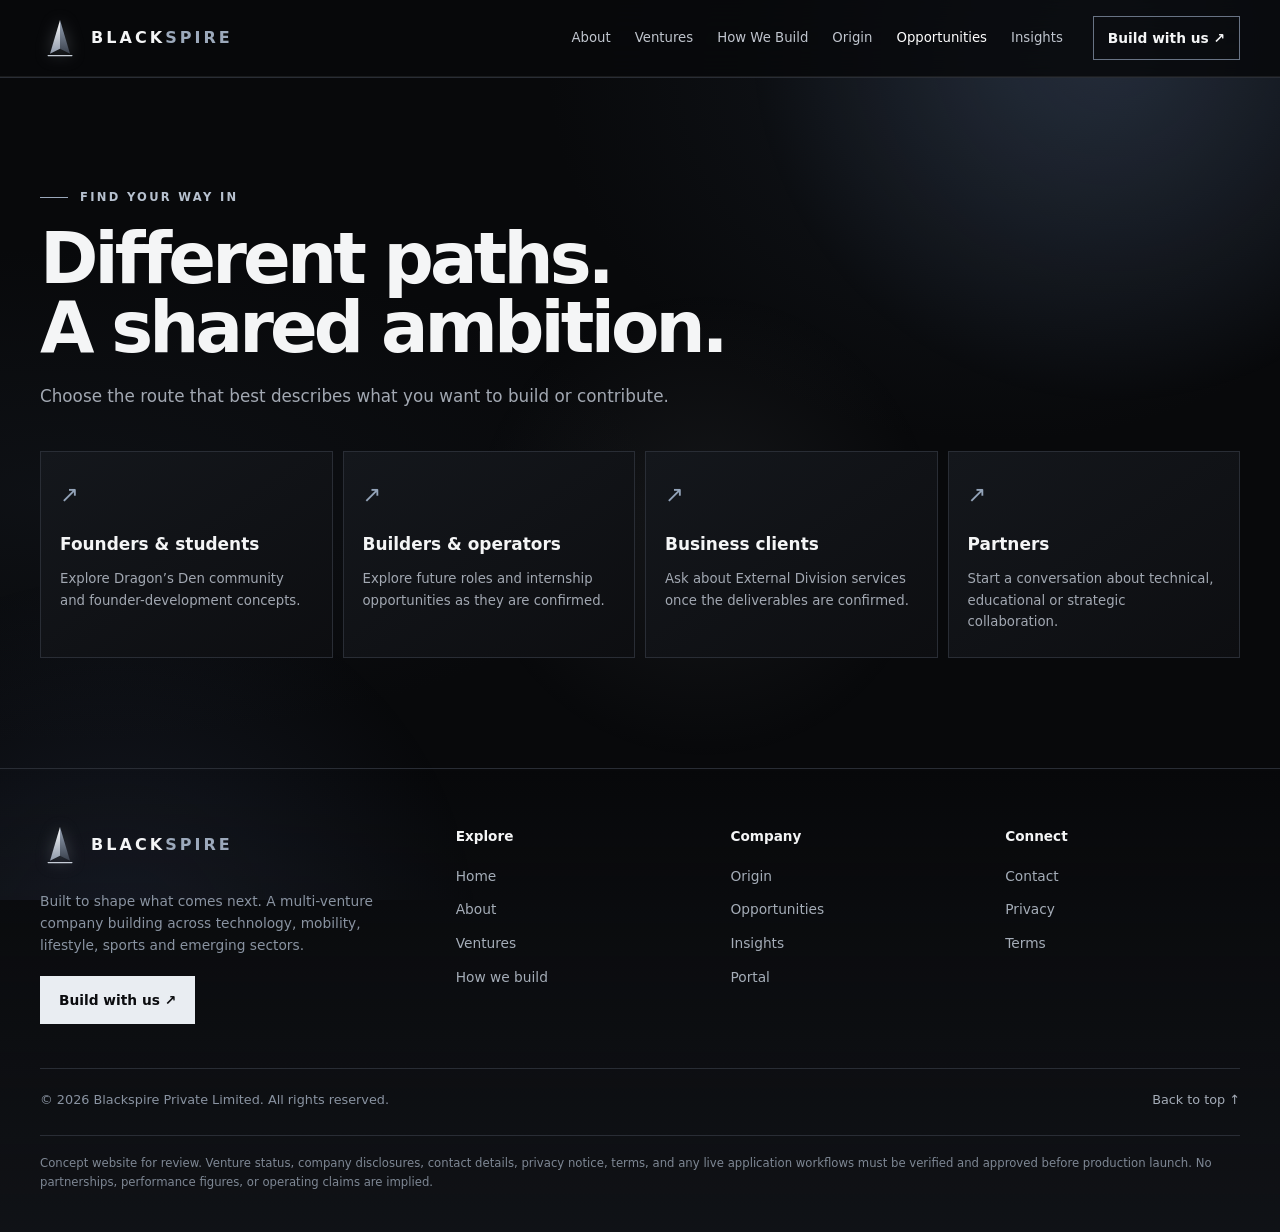
<file: opportunities.html>
<!doctype html>
<html lang="en">
  <head>
    <meta charset="utf-8" />
    <meta name="viewport" content="width=device-width, initial-scale=1" />
    <meta name="theme-color" content="#08090b" />
    <title>Opportunities — Blackspire</title>
    <meta
      name="description"
      content="Founders, builders, operators, business clients and partners: find your way in to the Blackspire ecosystem."
    />
    <meta property="og:title" content="Opportunities — Blackspire" />
    <meta
      property="og:description"
      content="Founders, builders, operators, business clients and partners: find your way in to the Blackspire ecosystem."
    />
    <meta property="og:type" content="website" />
    <link rel="icon" type="image/svg+xml" href="logo-mark.svg" />
    <link rel="stylesheet" href="style.css" />
  </head>
  <body>
    <a class="skip" href="#main">Skip to content</a>
    <header class="topbar">
      <div class="wrap nav">
        <a class="brand" href="index.html" aria-label="Blackspire home"><img class="brand-mark" src="logo-mark.svg" alt="" width="36" height="36" /><b>BLACK<span>SPIRE</span></b></a>
        <button class="menu-toggle" id="menuToggle" aria-expanded="false" aria-controls="navLinks">
          Menu ☰
        </button>
        <nav class="navlinks" id="navLinks" aria-label="Main navigation">
          <a href="about.html">About</a><a href="ventures.html">Ventures</a
          ><a href="how-we-build.html">How We Build</a><a href="origin.html">Origin</a
          ><a href="opportunities.html" aria-current="page">Opportunities</a
          ><a href="insights.html">Insights</a>
        </nav>
        <a class="nav-cta" href="contact.html">Build with us ↗</a>
      </div>
    </header>
    <main id="main">
      <section class="section" id="opportunities">
        <div class="wrap">
          <div class="eyebrow">Find your way in</div>
          <h2 class="section-heading">Different paths.<br />A shared ambition.</h2>
          <p class="section-intro">
            Choose the route that best describes what you want to build or contribute.
          </p>
          <div class="audience-grid">
            <article class="audience">
              <span class="arrow">↗</span>
              <h3>Founders & students</h3>
              <p>Explore Dragon’s Den community and founder-development concepts.</p>
            </article>
            <article class="audience">
              <span class="arrow">↗</span>
              <h3>Builders & operators</h3>
              <p>Explore future roles and internship opportunities as they are confirmed.</p>
            </article>
            <article class="audience">
              <span class="arrow">↗</span>
              <h3>Business clients</h3>
              <p>Ask about External Division services once the deliverables are confirmed.</p>
            </article>
            <article class="audience">
              <span class="arrow">↗</span>
              <h3>Partners</h3>
              <p>Start a conversation about technical, educational or strategic collaboration.</p>
            </article>
          </div>
        </div>
      </section>
    </main>
    <footer class="footer">
      <div class="wrap">
        <div class="footer-top">
          <div class="footer-brand">
            <a class="brand" href="index.html" aria-label="Blackspire home"><img class="brand-mark" src="logo-mark.svg" alt="" width="36" height="36" /><b>BLACK<span>SPIRE</span></b></a>
            <p>Built to shape what comes next. A multi-venture company building across technology, mobility, lifestyle, sports and emerging sectors.</p>
            <a class="btn primary" href="contact.html">Build with us ↗</a>
          </div>
          <nav class="footer-col" aria-label="Explore">
            <h4>Explore</h4>
            <a href="index.html">Home</a><a href="about.html">About</a><a href="ventures.html">Ventures</a><a href="how-we-build.html">How we build</a>
          </nav>
          <nav class="footer-col" aria-label="Company">
            <h4>Company</h4>
            <a href="origin.html">Origin</a><a href="opportunities.html">Opportunities</a><a href="insights.html">Insights</a><a href="portal.html">Portal</a>
          </nav>
          <nav class="footer-col" aria-label="Connect">
            <h4>Connect</h4>
            <a href="contact.html">Contact</a><a href="privacy.html">Privacy</a><a href="terms.html">Terms</a>
          </nav>
        </div>
        <div class="footer-bottom">
          <span>© 2026 Blackspire Private Limited. All rights reserved.</span>
          <a href="#main">Back to top ↑</a>
        </div>
        <div class="fineprint">
          Concept website for review. Venture status, company disclosures, contact details, privacy notice,
          terms, and any live application workflows must be verified and approved before production launch. No
          partnerships, performance figures, or operating claims are implied.
        </div>
      </div>
    </footer>
    <button class="backtop" id="backTop" aria-label="Back to top">↑</button>
    <script src="site.js"></script>
    <script src="motion.js" defer></script>
  </body>
</html>
</file>
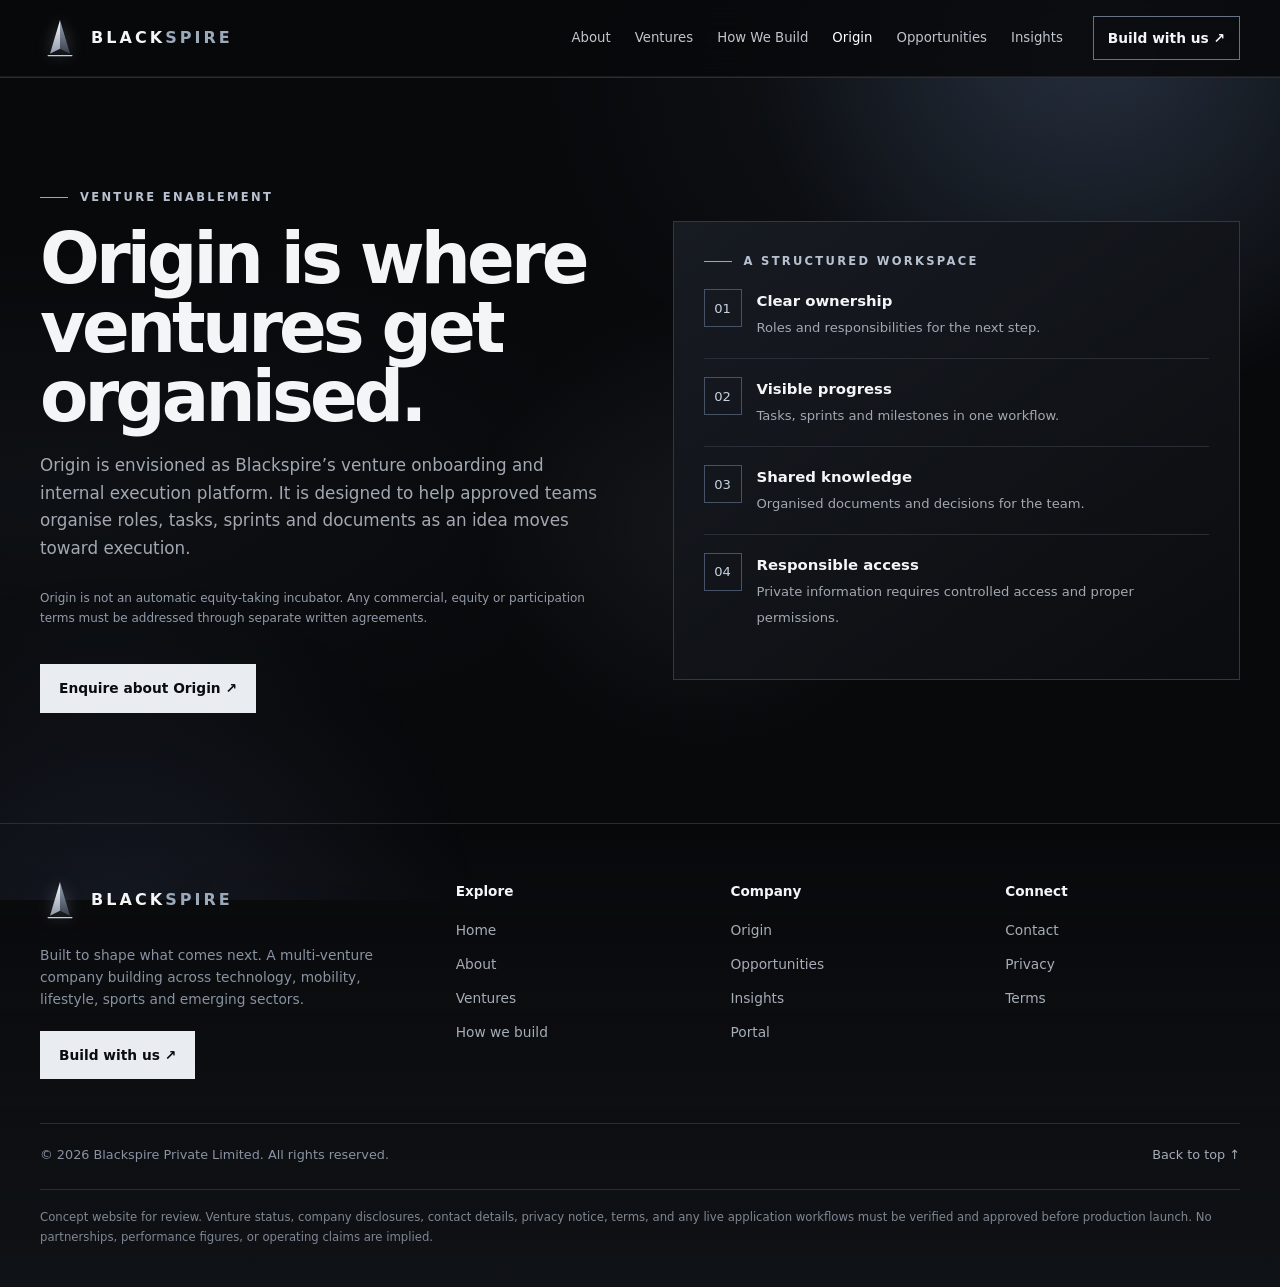
<file: origin.html>
<!doctype html>
<html lang="en">
  <head>
    <meta charset="utf-8" />
    <meta name="viewport" content="width=device-width, initial-scale=1" />
    <meta name="theme-color" content="#08090b" />
    <title>Origin — Blackspire</title>
    <meta
      name="description"
      content="Origin is Blackspire's venture onboarding and internal execution platform. This page is a public overview only."
    />
    <meta property="og:title" content="Origin — Blackspire" />
    <meta
      property="og:description"
      content="Origin is Blackspire's venture onboarding and internal execution platform. This page is a public overview only."
    />
    <meta property="og:type" content="website" />
    <link rel="icon" type="image/svg+xml" href="logo-mark.svg" />
    <link rel="stylesheet" href="style.css" />
  </head>
  <body>
    <a class="skip" href="#main">Skip to content</a>
    <header class="topbar">
      <div class="wrap nav">
        <a class="brand" href="index.html" aria-label="Blackspire home"><img class="brand-mark" src="logo-mark.svg" alt="" width="36" height="36" /><b>BLACK<span>SPIRE</span></b></a>
        <button class="menu-toggle" id="menuToggle" aria-expanded="false" aria-controls="navLinks">
          Menu ☰
        </button>
        <nav class="navlinks" id="navLinks" aria-label="Main navigation">
          <a href="about.html">About</a><a href="ventures.html">Ventures</a
          ><a href="how-we-build.html">How We Build</a><a href="origin.html" aria-current="page">Origin</a
          ><a href="opportunities.html">Opportunities</a><a href="insights.html">Insights</a>
        </nav>
        <a class="nav-cta" href="contact.html">Build with us ↗</a>
      </div>
    </header>
    <main id="main">
      <section class="section" id="origin">
        <div class="wrap origin-grid">
          <div>
            <div class="eyebrow">Venture enablement</div>
            <h2 class="section-heading">Origin is where ventures get organised.</h2>
            <p class="section-intro">
              Origin is envisioned as Blackspire’s venture onboarding and internal execution platform. It is
              designed to help approved teams organise roles, tasks, sprints and documents as an idea moves
              toward execution.
            </p>
            <p class="status-note">
              Origin is not an automatic equity-taking incubator. Any commercial, equity or participation
              terms must be addressed through separate written agreements.
            </p>
            <a class="btn primary" href="contact.html" style="margin-top: 24px">Enquire about Origin ↗</a>
          </div>
          <div class="origin-panel">
            <div class="eyebrow">A structured workspace</div>
            <div class="origin-item">
              <span class="symbol">01</span>
              <div><b>Clear ownership</b><span>Roles and responsibilities for the next step.</span></div>
            </div>
            <div class="origin-item">
              <span class="symbol">02</span>
              <div><b>Visible progress</b><span>Tasks, sprints and milestones in one workflow.</span></div>
            </div>
            <div class="origin-item">
              <span class="symbol">03</span>
              <div><b>Shared knowledge</b><span>Organised documents and decisions for the team.</span></div>
            </div>
            <div class="origin-item">
              <span class="symbol">04</span>
              <div>
                <b>Responsible access</b
                ><span>Private information requires controlled access and proper permissions.</span>
              </div>
            </div>
          </div>
        </div>
      </section>
    </main>
    <footer class="footer">
      <div class="wrap">
        <div class="footer-top">
          <div class="footer-brand">
            <a class="brand" href="index.html" aria-label="Blackspire home"><img class="brand-mark" src="logo-mark.svg" alt="" width="36" height="36" /><b>BLACK<span>SPIRE</span></b></a>
            <p>Built to shape what comes next. A multi-venture company building across technology, mobility, lifestyle, sports and emerging sectors.</p>
            <a class="btn primary" href="contact.html">Build with us ↗</a>
          </div>
          <nav class="footer-col" aria-label="Explore">
            <h4>Explore</h4>
            <a href="index.html">Home</a><a href="about.html">About</a><a href="ventures.html">Ventures</a><a href="how-we-build.html">How we build</a>
          </nav>
          <nav class="footer-col" aria-label="Company">
            <h4>Company</h4>
            <a href="origin.html">Origin</a><a href="opportunities.html">Opportunities</a><a href="insights.html">Insights</a><a href="portal.html">Portal</a>
          </nav>
          <nav class="footer-col" aria-label="Connect">
            <h4>Connect</h4>
            <a href="contact.html">Contact</a><a href="privacy.html">Privacy</a><a href="terms.html">Terms</a>
          </nav>
        </div>
        <div class="footer-bottom">
          <span>© 2026 Blackspire Private Limited. All rights reserved.</span>
          <a href="#main">Back to top ↑</a>
        </div>
        <div class="fineprint">
          Concept website for review. Venture status, company disclosures, contact details, privacy notice,
          terms, and any live application workflows must be verified and approved before production launch. No
          partnerships, performance figures, or operating claims are implied.
        </div>
      </div>
    </footer>
    <button class="backtop" id="backTop" aria-label="Back to top">↑</button>
    <script src="site.js"></script>
    <script src="motion.js" defer></script>
  </body>
</html>
</file>
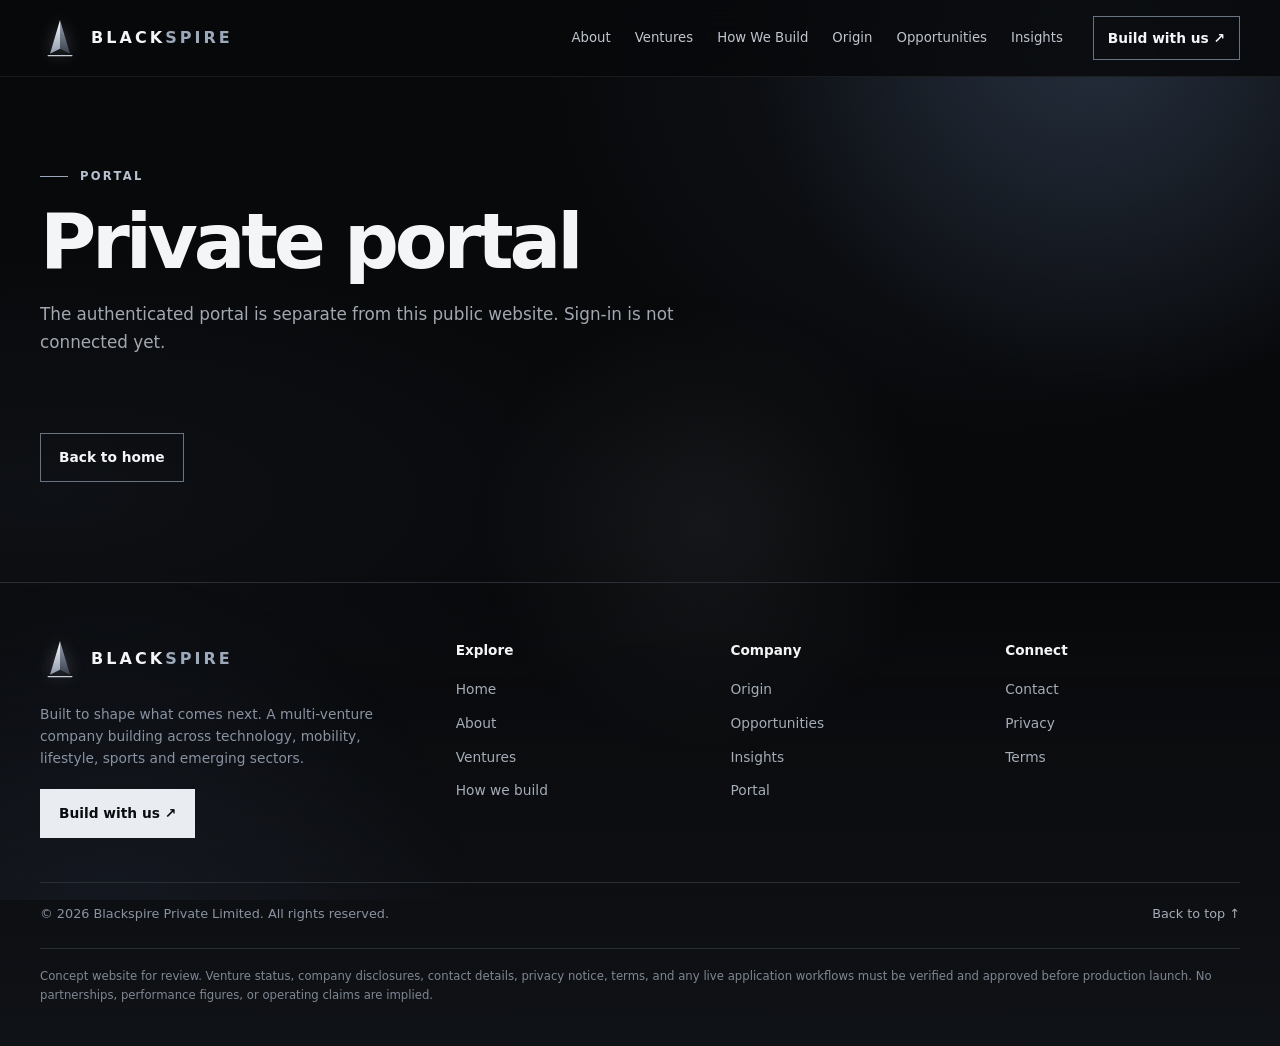
<file: portal.html>
<!doctype html>
<html lang="en">
  <head>
    <meta charset="utf-8" />
    <meta name="viewport" content="width=device-width, initial-scale=1" />
    <meta name="theme-color" content="#08090b" />
    <title>Portal — Blackspire</title>
    <meta name="description" content="Private Blackspire portal." />
    <meta property="og:title" content="Portal — Blackspire" />
    <meta property="og:description" content="Private Blackspire portal." />
    <meta property="og:type" content="website" />
    <link rel="icon" type="image/svg+xml" href="logo-mark.svg" />
    <link rel="stylesheet" href="style.css" />
  </head>
  <body>
    <a class="skip" href="#main">Skip to content</a>
    <header class="topbar">
      <div class="wrap nav">
        <a class="brand" href="index.html" aria-label="Blackspire home"><img class="brand-mark" src="logo-mark.svg" alt="" width="36" height="36" /><b>BLACK<span>SPIRE</span></b></a>
        <button class="menu-toggle" id="menuToggle" aria-expanded="false" aria-controls="navLinks">
          Menu ☰
        </button>
        <nav class="navlinks" id="navLinks" aria-label="Main navigation">
          <a href="about.html">About</a><a href="ventures.html">Ventures</a
          ><a href="how-we-build.html">How We Build</a><a href="origin.html">Origin</a
          ><a href="opportunities.html">Opportunities</a><a href="insights.html">Insights</a>
        </nav>
        <a class="nav-cta" href="contact.html">Build with us ↗</a>
      </div>
    </header>
    <main id="main">
      <section class="page-hero">
        <div class="wrap">
          <div class="eyebrow">Portal</div>
          <h1>Private portal</h1>
          <p class="section-intro">
            The authenticated portal is separate from this public website. Sign-in is not connected yet.
          </p>
        </div>
      </section>
      <div class="wrap page-body"><a class="btn" href="index.html">Back to home</a></div>
    </main>
    <footer class="footer">
      <div class="wrap">
        <div class="footer-top">
          <div class="footer-brand">
            <a class="brand" href="index.html" aria-label="Blackspire home"><img class="brand-mark" src="logo-mark.svg" alt="" width="36" height="36" /><b>BLACK<span>SPIRE</span></b></a>
            <p>Built to shape what comes next. A multi-venture company building across technology, mobility, lifestyle, sports and emerging sectors.</p>
            <a class="btn primary" href="contact.html">Build with us ↗</a>
          </div>
          <nav class="footer-col" aria-label="Explore">
            <h4>Explore</h4>
            <a href="index.html">Home</a><a href="about.html">About</a><a href="ventures.html">Ventures</a><a href="how-we-build.html">How we build</a>
          </nav>
          <nav class="footer-col" aria-label="Company">
            <h4>Company</h4>
            <a href="origin.html">Origin</a><a href="opportunities.html">Opportunities</a><a href="insights.html">Insights</a><a href="portal.html">Portal</a>
          </nav>
          <nav class="footer-col" aria-label="Connect">
            <h4>Connect</h4>
            <a href="contact.html">Contact</a><a href="privacy.html">Privacy</a><a href="terms.html">Terms</a>
          </nav>
        </div>
        <div class="footer-bottom">
          <span>© 2026 Blackspire Private Limited. All rights reserved.</span>
          <a href="#main">Back to top ↑</a>
        </div>
        <div class="fineprint">
          Concept website for review. Venture status, company disclosures, contact details, privacy notice,
          terms, and any live application workflows must be verified and approved before production launch. No
          partnerships, performance figures, or operating claims are implied.
        </div>
      </div>
    </footer>
    <button class="backtop" id="backTop" aria-label="Back to top">↑</button>
    <script src="site.js"></script>
    <script src="motion.js" defer></script>
  </body>
</html>
</file>
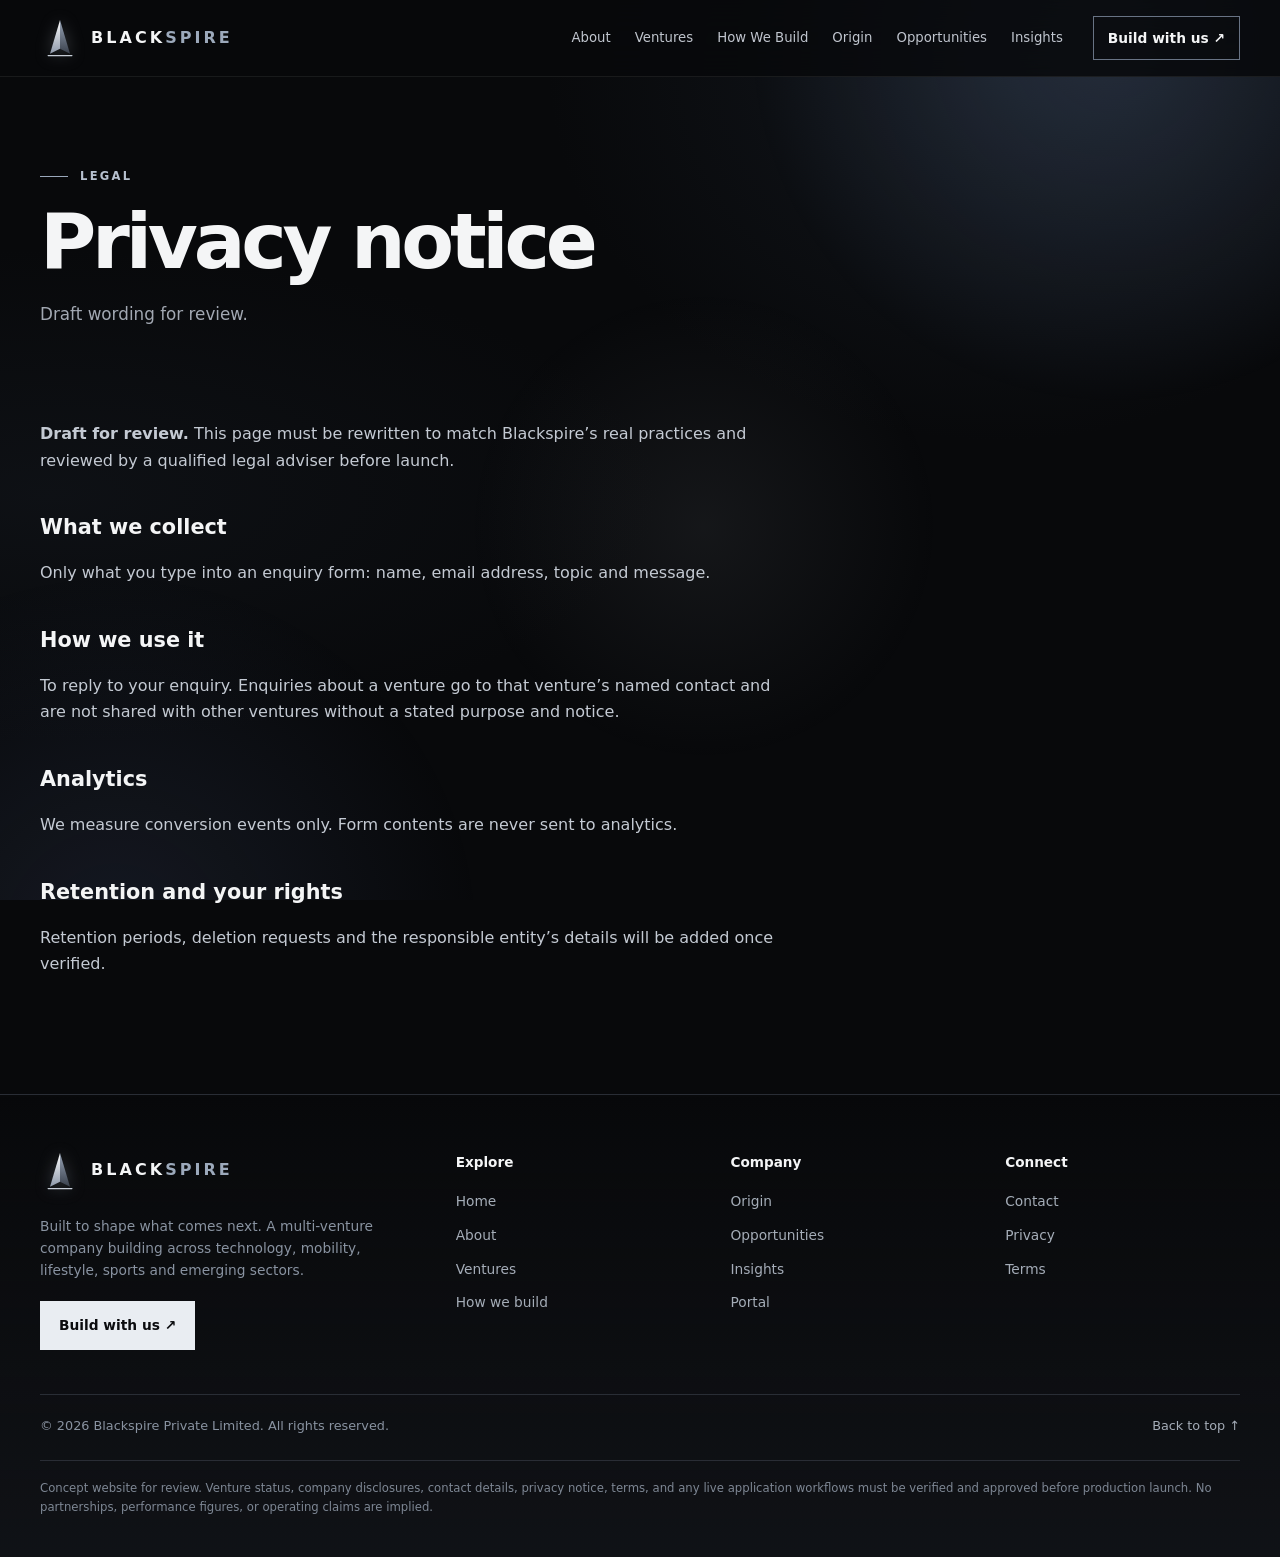
<file: privacy.html>
<!doctype html>
<html lang="en">
  <head>
    <meta charset="utf-8" />
    <meta name="viewport" content="width=device-width, initial-scale=1" />
    <meta name="theme-color" content="#08090b" />
    <title>Privacy — Blackspire</title>
    <meta name="description" content="How Blackspire handles information submitted through this website." />
    <meta property="og:title" content="Privacy — Blackspire" />
    <meta
      property="og:description"
      content="How Blackspire handles information submitted through this website."
    />
    <meta property="og:type" content="website" />
    <link rel="icon" type="image/svg+xml" href="logo-mark.svg" />
    <link rel="stylesheet" href="style.css" />
  </head>
  <body>
    <a class="skip" href="#main">Skip to content</a>
    <header class="topbar">
      <div class="wrap nav">
        <a class="brand" href="index.html" aria-label="Blackspire home"><img class="brand-mark" src="logo-mark.svg" alt="" width="36" height="36" /><b>BLACK<span>SPIRE</span></b></a>
        <button class="menu-toggle" id="menuToggle" aria-expanded="false" aria-controls="navLinks">
          Menu ☰
        </button>
        <nav class="navlinks" id="navLinks" aria-label="Main navigation">
          <a href="about.html">About</a><a href="ventures.html">Ventures</a
          ><a href="how-we-build.html">How We Build</a><a href="origin.html">Origin</a
          ><a href="opportunities.html">Opportunities</a><a href="insights.html">Insights</a>
        </nav>
        <a class="nav-cta" href="contact.html">Build with us ↗</a>
      </div>
    </header>
    <main id="main">
      <section class="page-hero">
        <div class="wrap">
          <div class="eyebrow">Legal</div>
          <h1>Privacy notice</h1>
          <p class="section-intro">Draft wording for review.</p>
        </div>
      </section>
      <div class="wrap page-body">
        <div class="prose">
          <p>
            <strong>Draft for review.</strong> This page must be rewritten to match Blackspire’s real
            practices and reviewed by a qualified legal adviser before launch.
          </p>
          <h2>What we collect</h2>
          <p>Only what you type into an enquiry form: name, email address, topic and message.</p>
          <h2>How we use it</h2>
          <p>
            To reply to your enquiry. Enquiries about a venture go to that venture’s named contact and are not
            shared with other ventures without a stated purpose and notice.
          </p>
          <h2>Analytics</h2>
          <p>We measure conversion events only. Form contents are never sent to analytics.</p>
          <h2>Retention and your rights</h2>
          <p>
            Retention periods, deletion requests and the responsible entity’s details will be added once
            verified.
          </p>
        </div>
      </div>
    </main>
    <footer class="footer">
      <div class="wrap">
        <div class="footer-top">
          <div class="footer-brand">
            <a class="brand" href="index.html" aria-label="Blackspire home"><img class="brand-mark" src="logo-mark.svg" alt="" width="36" height="36" /><b>BLACK<span>SPIRE</span></b></a>
            <p>Built to shape what comes next. A multi-venture company building across technology, mobility, lifestyle, sports and emerging sectors.</p>
            <a class="btn primary" href="contact.html">Build with us ↗</a>
          </div>
          <nav class="footer-col" aria-label="Explore">
            <h4>Explore</h4>
            <a href="index.html">Home</a><a href="about.html">About</a><a href="ventures.html">Ventures</a><a href="how-we-build.html">How we build</a>
          </nav>
          <nav class="footer-col" aria-label="Company">
            <h4>Company</h4>
            <a href="origin.html">Origin</a><a href="opportunities.html">Opportunities</a><a href="insights.html">Insights</a><a href="portal.html">Portal</a>
          </nav>
          <nav class="footer-col" aria-label="Connect">
            <h4>Connect</h4>
            <a href="contact.html">Contact</a><a href="privacy.html">Privacy</a><a href="terms.html">Terms</a>
          </nav>
        </div>
        <div class="footer-bottom">
          <span>© 2026 Blackspire Private Limited. All rights reserved.</span>
          <a href="#main">Back to top ↑</a>
        </div>
        <div class="fineprint">
          Concept website for review. Venture status, company disclosures, contact details, privacy notice,
          terms, and any live application workflows must be verified and approved before production launch. No
          partnerships, performance figures, or operating claims are implied.
        </div>
      </div>
    </footer>
    <button class="backtop" id="backTop" aria-label="Back to top">↑</button>
    <script src="site.js"></script>
    <script src="motion.js" defer></script>
  </body>
</html>
</file>
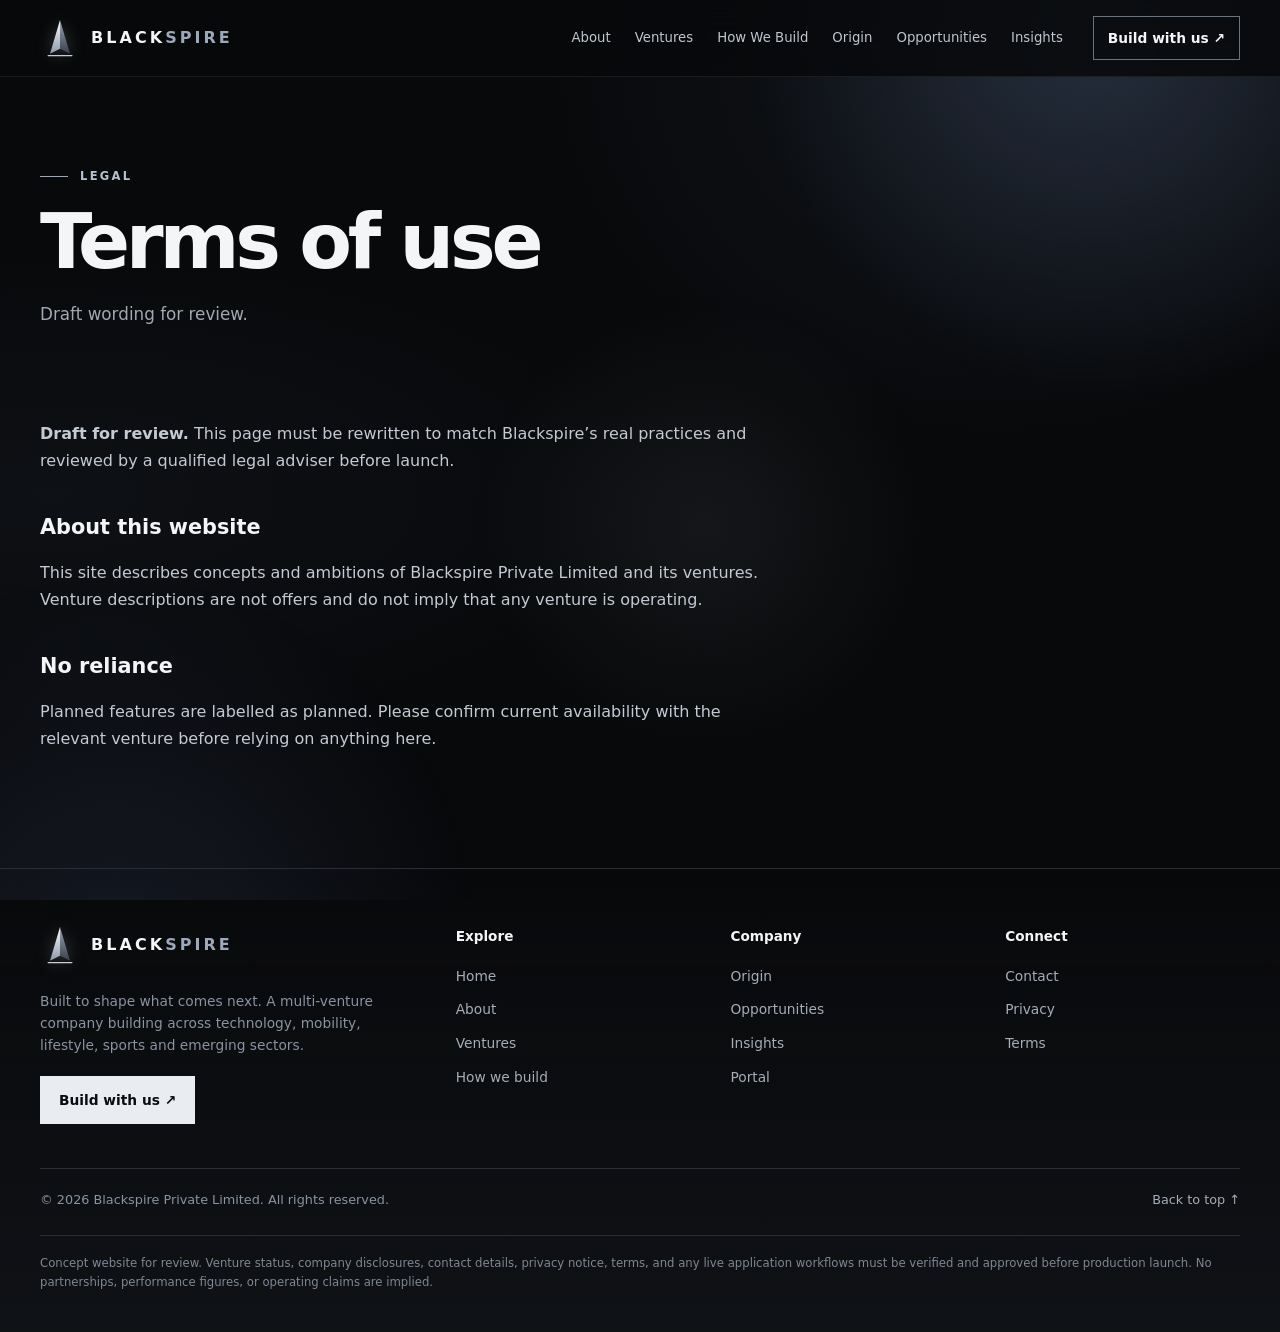
<file: terms.html>
<!doctype html>
<html lang="en">
  <head>
    <meta charset="utf-8" />
    <meta name="viewport" content="width=device-width, initial-scale=1" />
    <meta name="theme-color" content="#08090b" />
    <title>Terms — Blackspire</title>
    <meta name="description" content="Terms of use for the Blackspire website." />
    <meta property="og:title" content="Terms — Blackspire" />
    <meta property="og:description" content="Terms of use for the Blackspire website." />
    <meta property="og:type" content="website" />
    <link rel="icon" type="image/svg+xml" href="logo-mark.svg" />
    <link rel="stylesheet" href="style.css" />
  </head>
  <body>
    <a class="skip" href="#main">Skip to content</a>
    <header class="topbar">
      <div class="wrap nav">
        <a class="brand" href="index.html" aria-label="Blackspire home"><img class="brand-mark" src="logo-mark.svg" alt="" width="36" height="36" /><b>BLACK<span>SPIRE</span></b></a>
        <button class="menu-toggle" id="menuToggle" aria-expanded="false" aria-controls="navLinks">
          Menu ☰
        </button>
        <nav class="navlinks" id="navLinks" aria-label="Main navigation">
          <a href="about.html">About</a><a href="ventures.html">Ventures</a
          ><a href="how-we-build.html">How We Build</a><a href="origin.html">Origin</a
          ><a href="opportunities.html">Opportunities</a><a href="insights.html">Insights</a>
        </nav>
        <a class="nav-cta" href="contact.html">Build with us ↗</a>
      </div>
    </header>
    <main id="main">
      <section class="page-hero">
        <div class="wrap">
          <div class="eyebrow">Legal</div>
          <h1>Terms of use</h1>
          <p class="section-intro">Draft wording for review.</p>
        </div>
      </section>
      <div class="wrap page-body">
        <div class="prose">
          <p>
            <strong>Draft for review.</strong> This page must be rewritten to match Blackspire’s real
            practices and reviewed by a qualified legal adviser before launch.
          </p>
          <h2>About this website</h2>
          <p>
            This site describes concepts and ambitions of Blackspire Private Limited and its ventures. Venture
            descriptions are not offers and do not imply that any venture is operating.
          </p>
          <h2>No reliance</h2>
          <p>
            Planned features are labelled as planned. Please confirm current availability with the relevant
            venture before relying on anything here.
          </p>
        </div>
      </div>
    </main>
    <footer class="footer">
      <div class="wrap">
        <div class="footer-top">
          <div class="footer-brand">
            <a class="brand" href="index.html" aria-label="Blackspire home"><img class="brand-mark" src="logo-mark.svg" alt="" width="36" height="36" /><b>BLACK<span>SPIRE</span></b></a>
            <p>Built to shape what comes next. A multi-venture company building across technology, mobility, lifestyle, sports and emerging sectors.</p>
            <a class="btn primary" href="contact.html">Build with us ↗</a>
          </div>
          <nav class="footer-col" aria-label="Explore">
            <h4>Explore</h4>
            <a href="index.html">Home</a><a href="about.html">About</a><a href="ventures.html">Ventures</a><a href="how-we-build.html">How we build</a>
          </nav>
          <nav class="footer-col" aria-label="Company">
            <h4>Company</h4>
            <a href="origin.html">Origin</a><a href="opportunities.html">Opportunities</a><a href="insights.html">Insights</a><a href="portal.html">Portal</a>
          </nav>
          <nav class="footer-col" aria-label="Connect">
            <h4>Connect</h4>
            <a href="contact.html">Contact</a><a href="privacy.html">Privacy</a><a href="terms.html">Terms</a>
          </nav>
        </div>
        <div class="footer-bottom">
          <span>© 2026 Blackspire Private Limited. All rights reserved.</span>
          <a href="#main">Back to top ↑</a>
        </div>
        <div class="fineprint">
          Concept website for review. Venture status, company disclosures, contact details, privacy notice,
          terms, and any live application workflows must be verified and approved before production launch. No
          partnerships, performance figures, or operating claims are implied.
        </div>
      </div>
    </footer>
    <button class="backtop" id="backTop" aria-label="Back to top">↑</button>
    <script src="site.js"></script>
    <script src="motion.js" defer></script>
  </body>
</html>
</file>
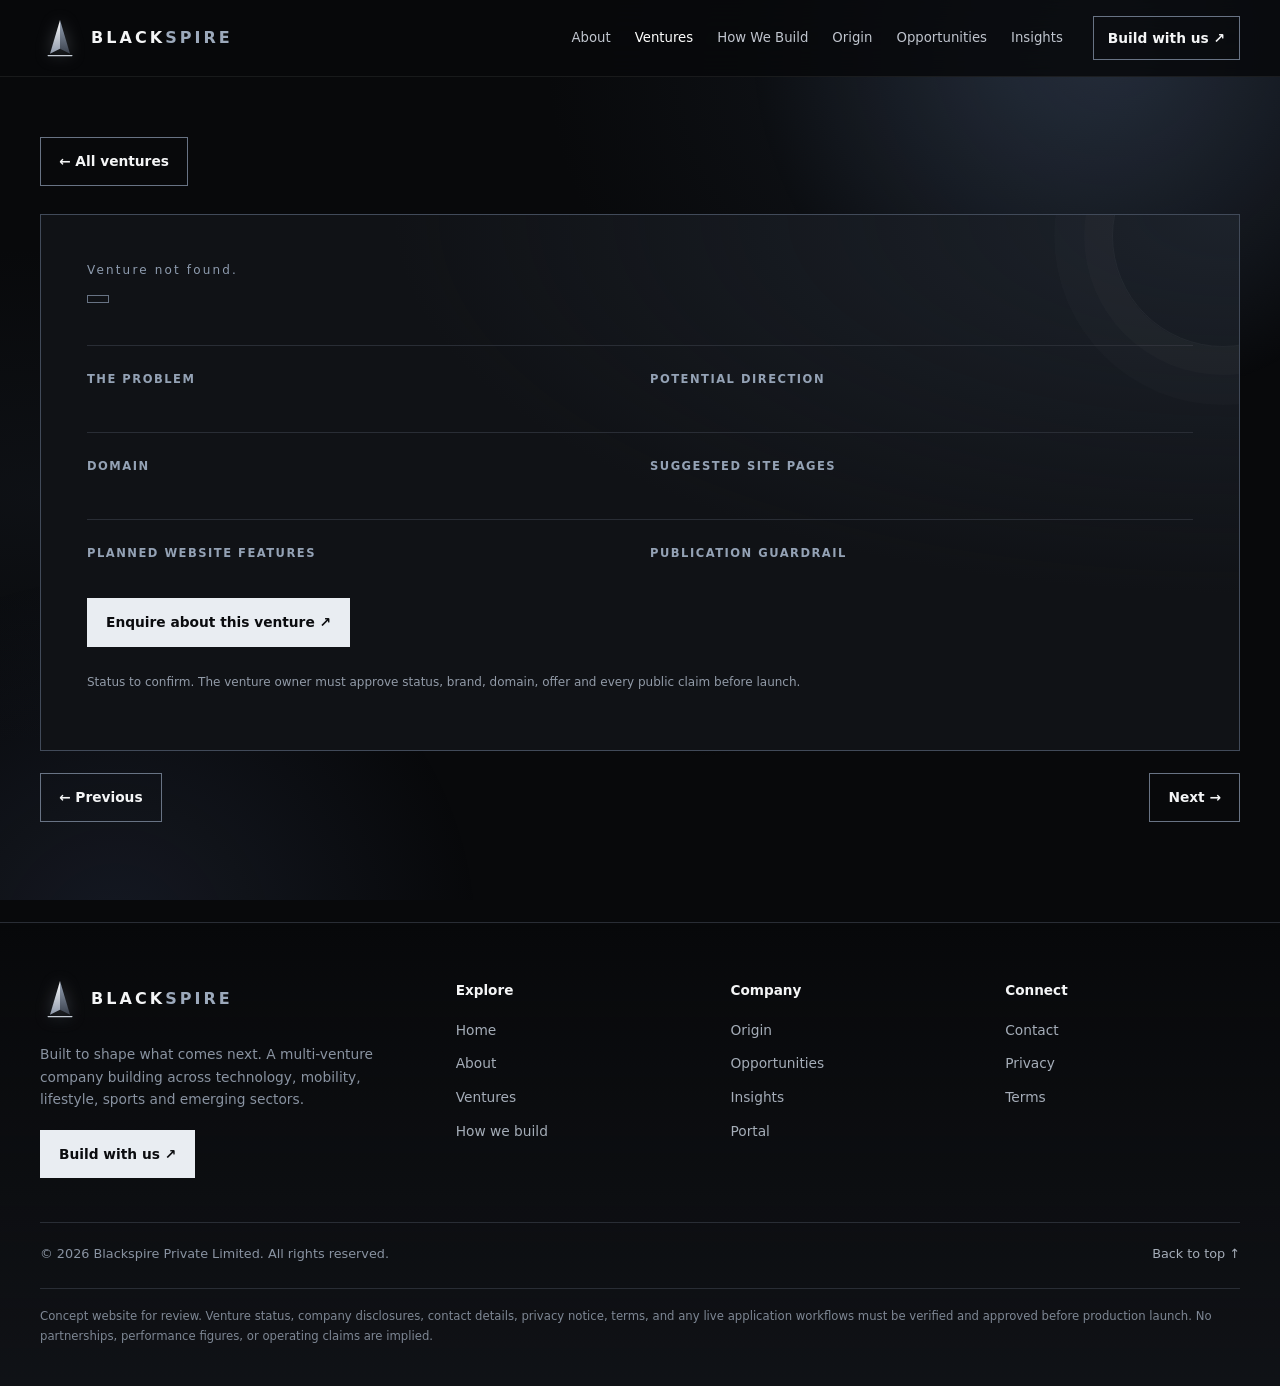
<file: venture.html>
<!doctype html>
<html lang="en">
  <head>
    <meta charset="utf-8" />
    <meta name="viewport" content="width=device-width, initial-scale=1" />
    <meta name="theme-color" content="#08090b" />
    <title>Venture — Blackspire</title>
    <meta name="description" content="Venture profile within the Blackspire portfolio." />
    <meta property="og:title" content="Venture — Blackspire" />
    <meta property="og:description" content="Venture profile within the Blackspire portfolio." />
    <meta property="og:type" content="website" />
    <link rel="icon" type="image/svg+xml" href="logo-mark.svg" />
    <link rel="stylesheet" href="style.css" />
  </head>
  <body>
    <a class="skip" href="#main">Skip to content</a>
    <header class="topbar">
      <div class="wrap nav">
        <a class="brand" href="index.html" aria-label="Blackspire home"><img class="brand-mark" src="logo-mark.svg" alt="" width="36" height="36" /><b>BLACK<span>SPIRE</span></b></a>
        <button class="menu-toggle" id="menuToggle" aria-expanded="false" aria-controls="navLinks">
          Menu ☰
        </button>
        <nav class="navlinks" id="navLinks" aria-label="Main navigation">
          <a href="about.html">About</a><a href="ventures.html" aria-current="page">Ventures</a
          ><a href="how-we-build.html">How We Build</a><a href="origin.html">Origin</a
          ><a href="opportunities.html">Opportunities</a><a href="insights.html">Insights</a>
        </nav>
        <a class="nav-cta" href="contact.html">Build with us ↗</a>
      </div>
    </header>
    <main id="main">
      <div class="wrap page-body" style="padding-top: 60px">
        <a class="btn" href="ventures.html">&larr; All ventures</a>
        <article class="venture-detail" style="margin-top: 28px">
          <div class="detail-index" id="vIndex">Loading…</div>
          <div><span class="badge" id="vStatus"></span></div>
          <div class="sector" id="vCategory" style="margin-top: 14px"></div>
          <h1 id="vName"></h1>
          <p class="summary" id="vSummary"></p>
          <p class="muted" id="vOffers"></p>
          <div class="detail-cols">
            <div>
              <h4>THE PROBLEM</h4>
              <p id="vProblem"></p>
            </div>
            <div>
              <h4>POTENTIAL DIRECTION</h4>
              <p id="vDirection"></p>
            </div>
          </div>
          <div class="detail-cols">
            <div>
              <h4>DOMAIN</h4>
              <p id="vDomain"></p>
            </div>
            <div>
              <h4>SUGGESTED SITE PAGES</h4>
              <p id="vPages"></p>
            </div>
          </div>
          <div class="detail-cols">
            <div>
              <h4>PLANNED WEBSITE FEATURES</h4>
              <p id="vFeatures"></p>
            </div>
            <div>
              <h4>PUBLICATION GUARDRAIL</h4>
              <p id="vNote"></p>
            </div>
          </div>
          <a class="btn primary" id="enquireLink" href="contact.html" style="margin-top: 26px"
            >Enquire about this venture ↗</a
          >
          <p class="status-note">
            Status to confirm. The venture owner must approve status, brand, domain, offer and every public
            claim before launch.
          </p>
        </article>
        <div class="pager">
          <a class="btn" id="prevLink" hidden>&larr; Previous</a
          ><a class="btn" id="nextLink" hidden>Next &rarr;</a>
        </div>
      </div>
    </main>
    <footer class="footer">
      <div class="wrap">
        <div class="footer-top">
          <div class="footer-brand">
            <a class="brand" href="index.html" aria-label="Blackspire home"><img class="brand-mark" src="logo-mark.svg" alt="" width="36" height="36" /><b>BLACK<span>SPIRE</span></b></a>
            <p>Built to shape what comes next. A multi-venture company building across technology, mobility, lifestyle, sports and emerging sectors.</p>
            <a class="btn primary" href="contact.html">Build with us ↗</a>
          </div>
          <nav class="footer-col" aria-label="Explore">
            <h4>Explore</h4>
            <a href="index.html">Home</a><a href="about.html">About</a><a href="ventures.html">Ventures</a><a href="how-we-build.html">How we build</a>
          </nav>
          <nav class="footer-col" aria-label="Company">
            <h4>Company</h4>
            <a href="origin.html">Origin</a><a href="opportunities.html">Opportunities</a><a href="insights.html">Insights</a><a href="portal.html">Portal</a>
          </nav>
          <nav class="footer-col" aria-label="Connect">
            <h4>Connect</h4>
            <a href="contact.html">Contact</a><a href="privacy.html">Privacy</a><a href="terms.html">Terms</a>
          </nav>
        </div>
        <div class="footer-bottom">
          <span>© 2026 Blackspire Private Limited. All rights reserved.</span>
          <a href="#main">Back to top ↑</a>
        </div>
        <div class="fineprint">
          Concept website for review. Venture status, company disclosures, contact details, privacy notice,
          terms, and any live application workflows must be verified and approved before production launch. No
          partnerships, performance figures, or operating claims are implied.
        </div>
      </div>
    </footer>
    <button class="backtop" id="backTop" aria-label="Back to top">↑</button>
    <script src="ventures-data.js"></script>
    <script src="ventures.js"></script>
    <script src="venture-page.js"></script>
    <script src="site.js"></script>
    <script src="motion.js" defer></script>
  </body>
</html>
</file>
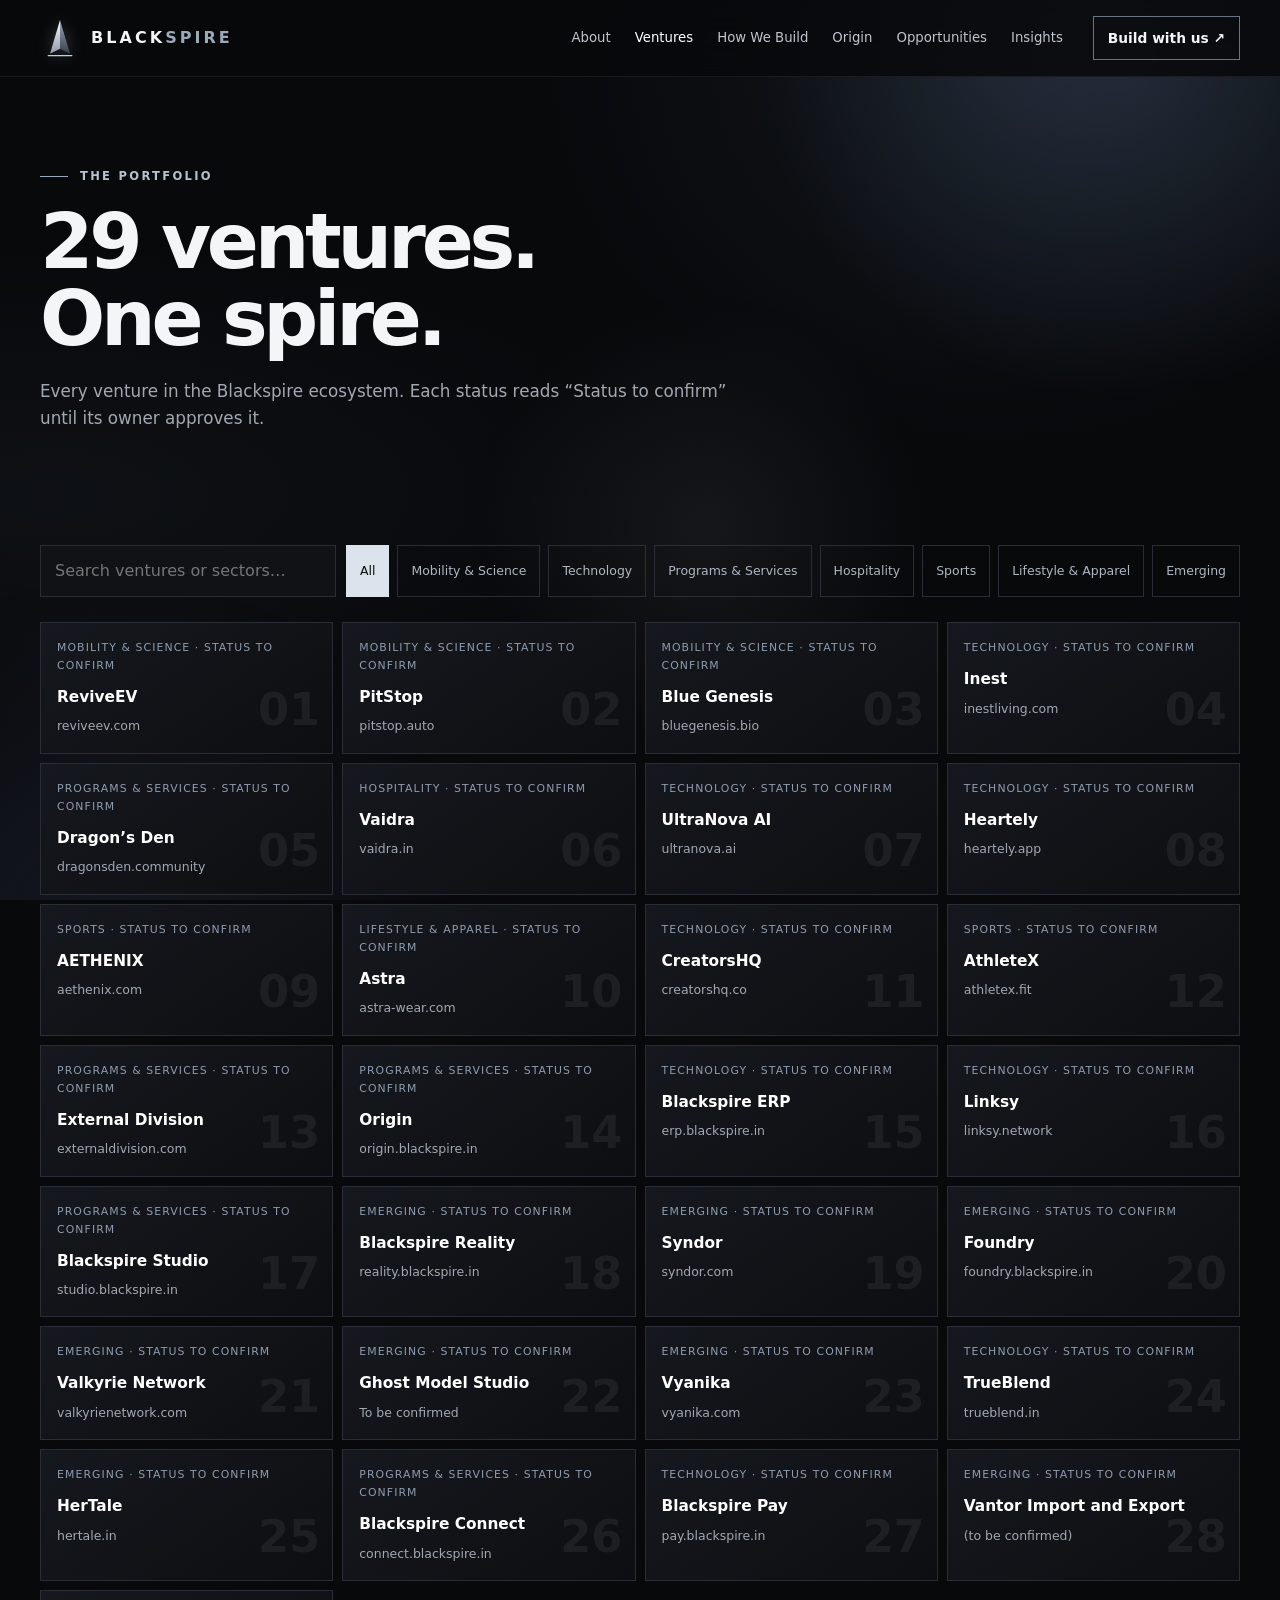
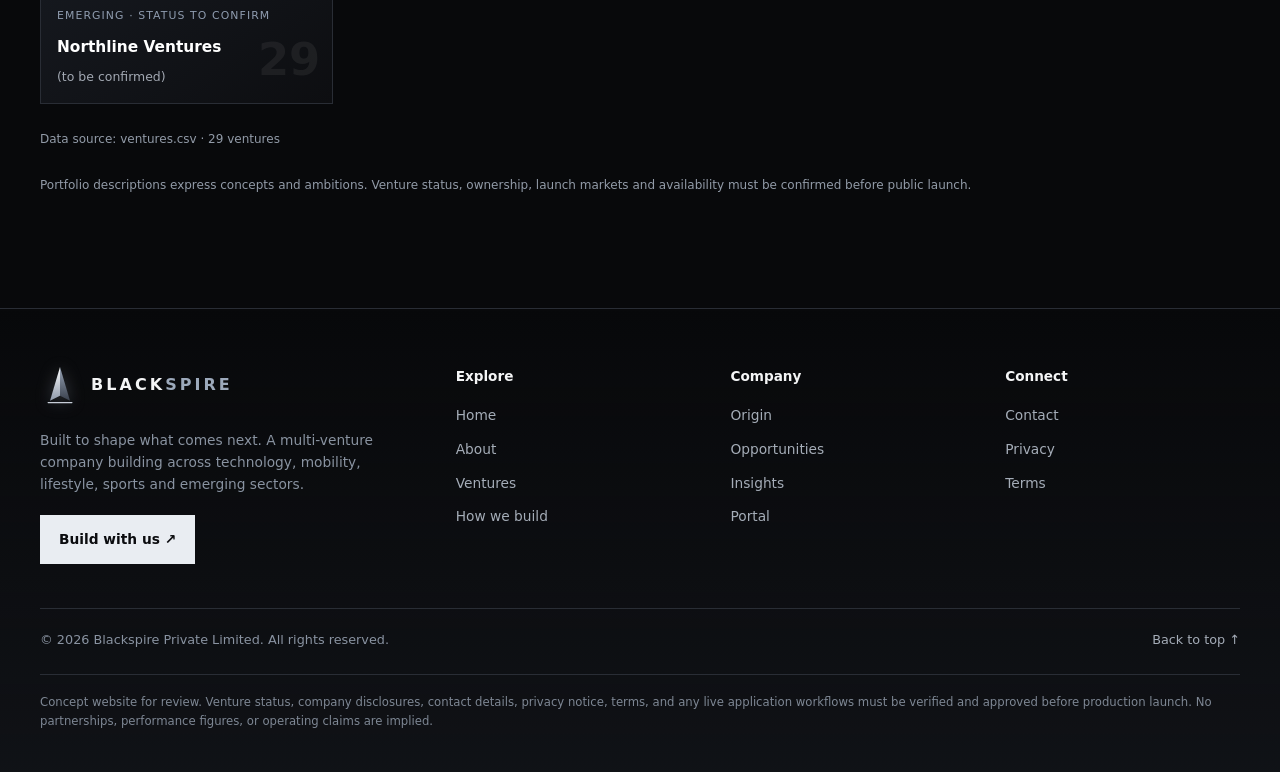
<file: ventures.html>
<!doctype html>
<html lang="en">
  <head>
    <meta charset="utf-8" />
    <meta name="viewport" content="width=device-width, initial-scale=1" />
    <meta name="theme-color" content="#08090b" />
    <title>Ventures — Blackspire</title>
    <meta
      name="description"
      content="The full Blackspire venture portfolio: every venture, its sector, domain and status."
    />
    <meta property="og:title" content="Ventures — Blackspire" />
    <meta
      property="og:description"
      content="The full Blackspire venture portfolio: every venture, its sector, domain and status."
    />
    <meta property="og:type" content="website" />
    <link rel="icon" type="image/svg+xml" href="logo-mark.svg" />
    <link rel="stylesheet" href="style.css" />
  </head>
  <body>
    <a class="skip" href="#main">Skip to content</a>
    <header class="topbar">
      <div class="wrap nav">
        <a class="brand" href="index.html" aria-label="Blackspire home"><img class="brand-mark" src="logo-mark.svg" alt="" width="36" height="36" /><b>BLACK<span>SPIRE</span></b></a>
        <button class="menu-toggle" id="menuToggle" aria-expanded="false" aria-controls="navLinks">
          Menu ☰
        </button>
        <nav class="navlinks" id="navLinks" aria-label="Main navigation">
          <a href="about.html">About</a><a href="ventures.html" aria-current="page">Ventures</a
          ><a href="how-we-build.html">How We Build</a><a href="origin.html">Origin</a
          ><a href="opportunities.html">Opportunities</a><a href="insights.html">Insights</a>
        </nav>
        <a class="nav-cta" href="contact.html">Build with us ↗</a>
      </div>
    </header>
    <main id="main">
      <section class="page-hero">
        <div class="wrap">
          <div class="eyebrow">The portfolio</div>
          <h1><span id="ventureCount">29</span> ventures.<br />One spire.</h1>
          <p class="section-intro">
            Every venture in the Blackspire ecosystem. Each status reads “Status to confirm” until its owner
            approves it.
          </p>
        </div>
      </section>
      <div class="wrap page-body">
        <div class="searchbar">
          <input
            id="ventureSearch"
            type="search"
            placeholder="Search ventures or sectors…"
            aria-label="Search ventures"
          />
          <div class="filters" id="ventureFilters" aria-label="Filter ventures by sector"></div>
        </div>
        <div class="venture-grid" id="ventureList" aria-label="Venture list"></div>
        <p class="status-note" id="dataSource"></p>
        <p class="status-note">
          Portfolio descriptions express concepts and ambitions. Venture status, ownership, launch markets and
          availability must be confirmed before public launch.
        </p>
      </div>
    </main>
    <footer class="footer">
      <div class="wrap">
        <div class="footer-top">
          <div class="footer-brand">
            <a class="brand" href="index.html" aria-label="Blackspire home"><img class="brand-mark" src="logo-mark.svg" alt="" width="36" height="36" /><b>BLACK<span>SPIRE</span></b></a>
            <p>Built to shape what comes next. A multi-venture company building across technology, mobility, lifestyle, sports and emerging sectors.</p>
            <a class="btn primary" href="contact.html">Build with us ↗</a>
          </div>
          <nav class="footer-col" aria-label="Explore">
            <h4>Explore</h4>
            <a href="index.html">Home</a><a href="about.html">About</a><a href="ventures.html">Ventures</a><a href="how-we-build.html">How we build</a>
          </nav>
          <nav class="footer-col" aria-label="Company">
            <h4>Company</h4>
            <a href="origin.html">Origin</a><a href="opportunities.html">Opportunities</a><a href="insights.html">Insights</a><a href="portal.html">Portal</a>
          </nav>
          <nav class="footer-col" aria-label="Connect">
            <h4>Connect</h4>
            <a href="contact.html">Contact</a><a href="privacy.html">Privacy</a><a href="terms.html">Terms</a>
          </nav>
        </div>
        <div class="footer-bottom">
          <span>© 2026 Blackspire Private Limited. All rights reserved.</span>
          <a href="#main">Back to top ↑</a>
        </div>
        <div class="fineprint">
          Concept website for review. Venture status, company disclosures, contact details, privacy notice,
          terms, and any live application workflows must be verified and approved before production launch. No
          partnerships, performance figures, or operating claims are implied.
        </div>
      </div>
    </footer>
    <button class="backtop" id="backTop" aria-label="Back to top">↑</button>
    <script src="ventures-data.js"></script>
    <script src="ventures.js"></script>
    <script src="ventures-page.js"></script>
    <script src="site.js"></script>
    <script src="motion.js" defer></script>
  </body>
</html>
</file>
<file: style.css>
:root {
  --bg: #08090b;
  --panel: #111317;
  --panel2: #171a20;
  --line: #292d35;
  --white: #f4f5f6;
  --muted: #a2a8b2;
  --silver: #c7ced8;
  --accent: #91a7c4;
  --serif: Georgia, serif;
  --sans: Inter, ui-sans-serif, system-ui, -apple-system, BlinkMacSystemFont, "Segoe UI", sans-serif;
  --max: 1200px;
}
* {
  box-sizing: border-box;
}
html {
  scroll-behavior: smooth;
  scroll-padding-top: 90px;
}
body {
  margin: 0;
  background: var(--bg);
  color: var(--white);
  font: 16px/1.65 var(--sans);
  overflow-x: hidden;
}
body::before {
  content: "";
  position: fixed;
  inset: 0;
  pointer-events: none;
  z-index: -1;
  background:
    radial-gradient(ellipse at 78% 7%, #26303e55, transparent 32%),
    radial-gradient(ellipse at 4% 55%, #1a202955, transparent 35%), #08090b;
}
a {
  color: inherit;
}
button,
input,
textarea,
select {
  font: inherit;
}
button,
a {
  -webkit-tap-highlight-color: transparent;
}
button:focus-visible,
a:focus-visible,
input:focus-visible,
textarea:focus-visible {
  outline: 2px solid var(--silver);
  outline-offset: 4px;
}
.wrap {
  width: min(calc(100% - 44px), var(--max));
  margin: auto;
}
.eyebrow {
  display: flex;
  align-items: center;
  gap: 12px;
  color: #b7c1cf;
  text-transform: uppercase;
  letter-spacing: 0.2em;
  font-size: 0.72rem;
  font-weight: 700;
}
.eyebrow:before {
  content: "";
  width: 28px;
  height: 1px;
  background: #9aa8bb;
}
.muted {
  color: var(--muted);
}
.section {
  padding: 110px 0;
  border-top: 1px solid var(--line);
  position: relative;
}
.section-heading {
  font-size: clamp(2.3rem, 5.5vw, 4.8rem);
  line-height: 0.98;
  letter-spacing: -0.055em;
  max-width: 850px;
  margin: 18px 0 20px;
  font-weight: 650;
}
.section-intro {
  max-width: 660px;
  color: var(--muted);
  font-size: 1.05rem;
}
.topbar {
  position: sticky;
  top: 0;
  z-index: 20;
  border-bottom: 1px solid #ffffff12;
  background: #08090bd9;
  backdrop-filter: blur(18px);
}
.nav {
  height: 76px;
  display: flex;
  align-items: center;
  gap: 30px;
}
.brand {
  display: inline-flex;
  align-items: center;
  gap: 11px;
  font-size: 1rem;
  font-weight: 900;
  letter-spacing: 0.19em;
  text-decoration: none;
  white-space: nowrap;
}
.brand b {
  font-weight: 900;
}
.brand-mark {
  width: 40px;
  height: 40px;
  display: block;
  object-fit: contain;
  filter: drop-shadow(0 0 8px rgba(199, 206, 216, 0.25));
}
.brand span {
  color: #9ca9bb;
}
.navlinks {
  display: flex;
  gap: 24px;
  margin-left: auto;
}
.navlinks a {
  font-size: 0.83rem;
  color: #c0c5ce;
  text-decoration: none;
  white-space: nowrap;
}
.navlinks a:hover {
  color: #fff;
}
.nav-cta,
.btn {
  display: inline-flex;
  align-items: center;
  justify-content: center;
  gap: 10px;
  border: 1px solid #687384;
  padding: 12px 18px;
  text-decoration: none;
  background: transparent;
  color: var(--white);
  font-weight: 650;
  font-size: 0.86rem;
  transition:
    transform 0.25s,
    border-color 0.25s,
    background 0.25s;
  cursor: pointer;
}
.nav-cta {
  white-space: nowrap;
  padding: 10px 14px;
}
.btn:hover,
.nav-cta:hover {
  transform: translateY(-2px);
  border-color: #e2e7ef;
}
.btn.primary {
  background: #e9edf2;
  color: #0b0c0f;
  border-color: #e9edf2;
}
.btn.primary:hover {
  background: #fff;
}
.menu-toggle {
  display: none;
  background: none;
  color: #fff;
  border: 1px solid var(--line);
  padding: 8px 11px;
}
.hero {
  min-height: calc(100svh - 76px);
  display: grid;
  align-items: center;
  padding: 76px 0 90px;
  position: relative;
  isolation: isolate;
  overflow: hidden;
}
.hero-grid {
  display: grid;
  grid-template-columns: 1.04fr 0.96fr;
  align-items: center;
  gap: 20px;
}
.hero-copy {
  position: relative;
  z-index: 2;
}
.hero h1 {
  font-size: clamp(3.3rem, 7.7vw, 7.6rem);
  line-height: 0.86;
  letter-spacing: -0.085em;
  margin: 28px 0 30px;
  font-weight: 720;
}
.hero h1 .outline {
  color: transparent;
  -webkit-text-stroke: 1px #cbd3de;
}
.hero p {
  max-width: 550px;
  color: #b4bbc5;
  font-size: clamp(1rem, 1.5vw, 1.15rem);
}
.hero-actions {
  display: flex;
  gap: 12px;
  flex-wrap: wrap;
  margin-top: 32px;
}
.hero-note {
  margin-top: 44px;
  display: flex;
  gap: 18px;
  align-items: center;
  color: #8f98a5;
  font-size: 0.76rem;
  letter-spacing: 0.07em;
  text-transform: uppercase;
}
.hero-note:before {
  content: "";
  width: 45px;
  height: 1px;
  background: #667385;
}
.visual {
  height: min(650px, 76vh);
  min-height: 400px;
  position: relative;
  perspective: 1000px;
  display: grid;
  place-items: center;
}
.orbital {
  position: absolute;
  width: 80%;
  aspect-ratio: 1;
  border: 1px solid #b6c2d51c;
  border-radius: 50%;
  transform: rotateX(68deg) rotateZ(-22deg);
  box-shadow:
    0 0 80px #b5c7df08,
    inset 0 0 80px #b5c7df05;
}
.orbital.two {
  width: 62%;
  transform: rotateX(68deg) rotateZ(36deg);
  border-color: #dce4ef22;
}
.orbital:after {
  content: "";
  position: absolute;
  width: 7px;
  height: 7px;
  border-radius: 50%;
  background: #dce6f4;
  box-shadow: 0 0 20px 5px #b9cbe8;
  left: 13%;
  top: 24%;
}
.spire-scene {
  width: 74%;
  height: 85%;
  position: relative;
  transform-style: preserve-3d;
  animation: float 8s ease-in-out infinite;
}
.spire {
  position: absolute;
  inset: 0;
  filter: drop-shadow(0 24px 36px #000b);
  transform-style: preserve-3d;
}
.spire .face {
  position: absolute;
  inset: 0;
  clip-path: polygon(50% 0, 94% 88%, 50% 100%, 6% 88%);
}
.spire .face.front {
  background: linear-gradient(145deg, #f0f3f8 0%, #9da9b9 16%, #424b59 39%, #14171d 74%, #050608 100%);
  transform: translateZ(24px);
}
.spire .face.side {
  background: linear-gradient(165deg, #8d9aab 0%, #394250 30%, #111319 75%, #030405);
  clip-path: polygon(50% 0, 94% 88%, 50% 100%);
  transform: translateX(4px) translateZ(-2px);
}
.spire .edge {
  position: absolute;
  left: 50%;
  top: 0;
  height: 100%;
  width: 1px;
  background: #fff9;
  transform: rotate(0deg);
  box-shadow: 0 0 16px #fff4;
}
.spire .base {
  position: absolute;
  left: 5%;
  right: 5%;
  bottom: 4%;
  height: 12%;
  background: linear-gradient(180deg, #687384, #161a21 45%, #050608);
  clip-path: polygon(0 0, 50% 35%, 100% 0, 100% 40%, 50% 100%, 0 40%);
  transform: translateZ(30px);
}
.spire .lightline {
  position: absolute;
  top: 18%;
  left: 50%;
  height: 65%;
  width: 2px;
  background: linear-gradient(transparent, #f6f8ff, #b2c8e9, transparent);
  box-shadow: 0 0 18px #d7e4ff;
  animation: glow 4s ease-in-out infinite;
}
.visual-label {
  position: absolute;
  right: 0;
  bottom: 12%;
  border-left: 1px solid #68778b;
  padding: 8px 0 8px 15px;
  color: #9ca7b7;
  font-size: 0.7rem;
  letter-spacing: 0.17em;
  text-transform: uppercase;
}
.visual-label b {
  display: block;
  color: #e3e7ed;
  font-size: 0.85rem;
  letter-spacing: 0.1em;
}
.star {
  position: absolute;
  width: 2px;
  height: 2px;
  background: #d9e3f2;
  border-radius: 50%;
  box-shadow: 0 0 9px 2px #b4c9e8;
  animation: twinkle 3s ease-in-out infinite;
}
.star.s1 {
  left: 15%;
  top: 20%;
}
.star.s2 {
  right: 12%;
  top: 30%;
  animation-delay: 1s;
}
.star.s3 {
  left: 23%;
  bottom: 19%;
  animation-delay: 1.7s;
}
.star.s4 {
  right: 20%;
  bottom: 23%;
  animation-delay: 0.5s;
}
@keyframes float {
  0%,
  100% {
    transform: translateY(0) rotateY(-7deg);
  }
  50% {
    transform: translateY(-13px) rotateY(7deg);
  }
}
@keyframes glow {
  0%,
  100% {
    opacity: 0.55;
  }
  50% {
    opacity: 1;
  }
}
@keyframes twinkle {
  0%,
  100% {
    opacity: 0.25;
  }
  50% {
    opacity: 1;
  }
}
@keyframes reveal {
  from {
    opacity: 0;
    transform: translateY(22px);
  }
  to {
    opacity: 1;
    transform: none;
  }
}
.reveal {
  animation: reveal 0.8s both;
}
.hero-copy > * {
  animation: reveal 0.8s both;
}
.hero-copy > *:nth-child(2) {
  animation-delay: 0.08s;
}
.hero-copy > *:nth-child(3) {
  animation-delay: 0.16s;
}
.hero-copy > *:nth-child(4) {
  animation-delay: 0.24s;
}
.ticker {
  border-top: 1px solid var(--line);
  border-bottom: 1px solid var(--line);
  overflow: hidden;
}
.ticker-inner {
  display: flex;
  gap: 40px;
  align-items: center;
  justify-content: space-between;
  padding: 17px 0;
  color: #aeb7c4;
  text-transform: uppercase;
  letter-spacing: 0.16em;
  font-size: 0.7rem;
  white-space: nowrap;
}
.ticker-inner span:after {
  content: "✳";
  color: #7f8ea3;
  margin-left: 40px;
}
.about-grid {
  display: grid;
  grid-template-columns: 0.8fr 1.2fr;
  gap: 70px;
}
.about-copy {
  font-size: 1.16rem;
  color: #c4cad3;
  max-width: 690px;
}
.principles {
  display: grid;
  grid-template-columns: 1fr 1fr;
  gap: 12px;
  margin-top: 36px;
}
.principle {
  padding: 22px;
  border: 1px solid var(--line);
  background: linear-gradient(140deg, #15181e, #0c0d10);
  min-height: 150px;
}
.principle .num {
  font-size: 0.72rem;
  color: #8e9db1;
  letter-spacing: 0.12em;
}
.principle h3 {
  font-size: 1.03rem;
  margin: 16px 0 6px;
}
.principle p {
  font-size: 0.86rem;
  color: var(--muted);
  margin: 0;
}
.portfolio-top {
  display: flex;
  justify-content: space-between;
  gap: 30px;
  align-items: end;
  flex-wrap: wrap;
}
.searchbar {
  display: flex;
  gap: 10px;
  flex-wrap: wrap;
  margin: 35px 0 25px;
}
.searchbar input {
  min-width: 220px;
  flex: 1;
  background: #101216;
  color: #fff;
  border: 1px solid var(--line);
  padding: 12px 14px;
}
.filters {
  display: flex;
  gap: 8px;
  flex-wrap: wrap;
}
.filter {
  border: 1px solid var(--line);
  background: transparent;
  color: #aeb6c1;
  padding: 10px 13px;
  cursor: pointer;
  font-size: 0.78rem;
}
.filter[aria-pressed="true"] {
  background: #dce3ec;
  color: #0b0c0e;
  border-color: #dce3ec;
}
.portfolio-layout {
  display: grid;
  grid-template-columns: 1fr;
  gap: 22px;
  align-items: stretch;
}
.venture-list {
  display: grid;
  grid-template-columns: repeat(4, 1fr);
  gap: 9px;
  align-content: start;
}
.venture-card {
  display: block;
  text-decoration: none;
  min-height: 110px;
  text-align: left;
  border: 1px solid var(--line);
  background: linear-gradient(145deg, #15181e, #0d0e11);
  color: #fff;
  padding: 16px;
  cursor: pointer;
  position: relative;
  overflow: hidden;
  transition:
    border-color 0.2s,
    transform 0.2s;
}
.venture-card:hover {
  transform: translateY(-2px);
  border-color: #7e8b9f;
}
.venture-card[aria-pressed="true"] {
  border-color: #c6d0de;
  background: linear-gradient(145deg, #252d39, #111318);
}
.venture-card small {
  display: block;
  color: #8f9caf;
  font-size: 0.68rem;
  text-transform: uppercase;
  letter-spacing: 0.1em;
  margin-bottom: 9px;
}
.venture-card b {
  font-size: 0.96rem;
}
.venture-card .card-index {
  position: absolute;
  right: 12px;
  bottom: 6px;
  color: #ffffff10;
  font-size: 2.8rem;
  font-weight: 800;
}
.venture-detail {
  border: 1px solid #414a59;
  background: radial-gradient(ellipse at 100% 0%, #27303d88, transparent 50%), #101216;
  padding: clamp(24px, 4vw, 46px);
  position: relative;
  overflow: hidden;
  min-height: 450px;
}
.venture-detail:after {
  content: "";
  position: absolute;
  width: 220px;
  height: 220px;
  border: 1px solid #ffffff0c;
  border-radius: 50%;
  right: -95px;
  top: -90px;
  box-shadow:
    0 0 0 28px #ffffff04,
    0 0 0 58px #ffffff03;
  pointer-events: none;
}
.detail-index {
  font-size: 0.75rem;
  letter-spacing: 0.18em;
  color: #8e9caf;
}
.venture-detail h3 {
  font-size: clamp(2.2rem, 4vw, 3.8rem);
  letter-spacing: -0.06em;
  line-height: 1;
  margin: 24px 0 12px;
}
.venture-detail .sector {
  font-size: 0.78rem;
  text-transform: uppercase;
  letter-spacing: 0.13em;
  color: #c2ccda;
}
.venture-detail .summary {
  font-size: 1.08rem;
  color: #e1e5eb;
  max-width: 530px;
}
.detail-cols {
  display: grid;
  grid-template-columns: 1fr 1fr;
  gap: 20px;
  margin-top: 34px;
  padding-top: 24px;
  border-top: 1px solid var(--line);
}
.detail-cols h4 {
  font-size: 0.72rem;
  letter-spacing: 0.13em;
  text-transform: uppercase;
  color: #94a2b5;
  margin: 0 0 9px;
}
.detail-cols p {
  font-size: 0.86rem;
  color: var(--muted);
  margin: 0;
}
.status-note {
  margin-top: 26px;
  color: #929ba8;
  font-size: 0.75rem;
}
.empty-state {
  color: var(--muted);
  padding: 25px;
  grid-column: 1/-1;
}
.process {
  margin-top: 55px;
  display: grid;
  grid-template-columns: repeat(6, 1fr);
  border-top: 1px solid #647184;
}
.process-step {
  padding: 24px 18px 0 0;
  position: relative;
}
.process-step:before {
  content: "";
  position: absolute;
  top: -5px;
  left: 0;
  width: 9px;
  height: 9px;
  background: #d4dbe5;
  box-shadow: 0 0 12px #a8bad533;
}
.process-step .stepno {
  color: #8794a6;
  font-size: 0.7rem;
  letter-spacing: 0.14em;
}
.process-step h3 {
  font-size: 1.2rem;
  margin: 12px 0 8px;
}
.process-step p {
  font-size: 0.83rem;
  color: var(--muted);
}
.idea-layout {
  display: grid;
  grid-template-columns: 260px 1fr;
  gap: 65px;
  align-items: center;
  margin-top: 48px;
}
.gauge-wrap {
  display: grid;
  justify-items: center;
}
.gauge {
  width: 200px;
  height: 280px;
  position: relative;
  clip-path: polygon(50% 0, 100% 100%, 0 100%);
  background: #171b22;
  border: 1px solid #3b4553;
  overflow: hidden;
}
.gauge-fill {
  position: absolute;
  bottom: 0;
  left: 0;
  right: 0;
  height: 0;
  background: linear-gradient(0deg, #556a86, #d8e2ef);
  transition: height 0.45s;
}
.gauge-fill:after {
  content: "";
  position: absolute;
  inset: 0;
  background: linear-gradient(90deg, transparent, #ffffff4a, transparent);
  animation: glow 4s infinite;
}
.gauge-count {
  font-size: 0.8rem;
  color: var(--muted);
  margin-top: 18px;
}
.questions {
  display: grid;
  gap: 9px;
}
.question {
  display: flex;
  align-items: center;
  gap: 14px;
  text-align: left;
  width: 100%;
  padding: 15px 17px;
  background: #101216;
  border: 1px solid var(--line);
  color: #e7eaf0;
  cursor: pointer;
}
.question .boxmark {
  width: 18px;
  height: 18px;
  flex: none;
  border: 1px solid #697587;
  display: grid;
  place-items: center;
}
.question[aria-pressed="true"] {
  border-color: #aab8ca;
  background: #1b2028;
}
.question[aria-pressed="true"] .boxmark {
  background: #d7e0eb;
  color: #08090b;
}
.question[aria-pressed="true"] .boxmark:after {
  content: "✓";
  font-size: 0.8rem;
  font-weight: 900;
}
.verdict {
  font-size: clamp(1.35rem, 2.6vw, 2rem);
  letter-spacing: -0.035em;
  line-height: 1.15;
  margin: 22px 0 12px;
}
.verdict-copy {
  color: var(--muted);
  font-size: 0.9rem;
  max-width: 570px;
  margin-bottom: 20px;
}
.origin-grid {
  display: grid;
  grid-template-columns: 1fr 1fr;
  gap: 65px;
  align-items: center;
}
.origin-panel {
  border: 1px solid #303846;
  background: linear-gradient(145deg, #171b22, #0b0c0f);
  padding: 30px;
}
.origin-item {
  display: flex;
  gap: 15px;
  padding: 18px 0;
  border-bottom: 1px solid var(--line);
}
.origin-item:last-child {
  border: 0;
}
.origin-item .symbol {
  width: 38px;
  height: 38px;
  display: grid;
  place-items: center;
  border: 1px solid #465366;
  color: #c7d1df;
  flex: none;
}
.origin-item b {
  display: block;
  font-size: 0.93rem;
}
.origin-item span {
  color: var(--muted);
  font-size: 0.82rem;
}
.audience-grid {
  display: grid;
  grid-template-columns: repeat(4, 1fr);
  gap: 10px;
  margin-top: 40px;
}
.audience {
  border: 1px solid var(--line);
  padding: 24px 19px;
  min-height: 190px;
  background: linear-gradient(145deg, #14171c, #0d0e11);
}
.audience .arrow {
  color: #93a3b8;
  font-size: 1.4rem;
}
.audience h3 {
  font-size: 1.06rem;
  margin: 18px 0 9px;
}
.audience p {
  font-size: 0.83rem;
  color: var(--muted);
  margin: 0;
}
.closing {
  padding: 115px 0;
  background: radial-gradient(ellipse at 70% 50%, #303b4c77, transparent 50%), #0b0c0f;
  border-top: 1px solid var(--line);
}
.closing h2 {
  font-size: clamp(3rem, 8vw, 7.8rem);
  line-height: 0.87;
  letter-spacing: -0.08em;
  max-width: 950px;
  margin: 22px 0 30px;
}
.closing h2 span {
  color: transparent;
  -webkit-text-stroke: 1px #b7c2d1;
}
.closing p {
  max-width: 590px;
  color: var(--muted);
}
.footer {
  padding: 35px 0 45px;
  border-top: 1px solid var(--line);
}
.footer-grid {
  display: flex;
  justify-content: space-between;
  gap: 25px;
  flex-wrap: wrap;
}
.footer p {
  font-size: 0.8rem;
  color: #8993a1;
  margin: 8px 0 0;
}
.footer-links {
  display: flex;
  gap: 20px;
  flex-wrap: wrap;
}
.footer-links a {
  font-size: 0.8rem;
  color: #a5adb8;
  text-decoration: none;
}
.fineprint {
  margin-top: 24px;
  padding-top: 18px;
  border-top: 1px solid var(--line);
  font-size: 0.73rem;
  color: #7e8794;
}
.toast {
  position: fixed;
  bottom: 20px;
  left: 50%;
  transform: translate(-50%, 20px);
  opacity: 0;
  pointer-events: none;
  z-index: 50;
  background: #e3e8ef;
  color: #101216;
  padding: 13px 18px;
  font-size: 0.85rem;
  box-shadow: 0 12px 35px #0008;
  transition: 0.25s;
  max-width: calc(100% - 30px);
}
.toast.show {
  opacity: 1;
  transform: translate(-50%, 0);
}
.backtop {
  position: fixed;
  bottom: 18px;
  right: 18px;
  z-index: 10;
  width: 42px;
  height: 42px;
  background: #dfe5ed;
  color: #111;
  border: 0;
  cursor: pointer;
  display: none;
}
.backtop.visible {
  display: block;
}
@media (max-width: 1000px) {
  .navlinks {
    gap: 14px;
  }
  .navlinks a {
    font-size: 0.76rem;
  }
  .nav-cta {
    display: none;
  }
  .hero-grid {
    grid-template-columns: 1fr 0.8fr;
  }
  .hero h1 {
    font-size: clamp(3rem, 8vw, 6rem);
  }
  .about-grid {
    gap: 35px;
  }
  .portfolio-layout {
    grid-template-columns: 1fr;
  }
  .venture-list {
    grid-template-columns: repeat(4, 1fr);
  }
  .venture-card {
    min-height: 92px;
  }
  .process {
    grid-template-columns: repeat(3, 1fr);
    row-gap: 25px;
  }
  .audience-grid {
    grid-template-columns: repeat(2, 1fr);
  }
}
@media (max-width: 720px) {
  html {
    scroll-padding-top: 72px;
  }
  .wrap {
    width: min(calc(100% - 32px), var(--max));
  }
  .section {
    padding: 78px 0;
  }
  .nav {
    height: 68px;
    gap: 12px;
  }
  .menu-toggle {
    display: block;
    margin-left: auto;
  }
  .navlinks {
    display: none;
    position: absolute;
    top: 68px;
    left: 0;
    right: 0;
    margin: 0;
    padding: 18px 22px 22px;
    background: #0a0b0eef;
    border-bottom: 1px solid var(--line);
    flex-direction: column;
    gap: 0;
  }
  .navlinks.open {
    display: flex;
  }
  .navlinks a {
    padding: 11px 0;
    font-size: 0.92rem;
    border-bottom: 1px solid #ffffff0a;
  }
  .hero {
    min-height: auto;
    padding: 65px 0 45px;
  }
  .hero-grid {
    grid-template-columns: 1fr;
  }
  .hero h1 {
    font-size: clamp(3.5rem, 15vw, 6.3rem);
    margin: 24px 0;
  }
  .hero p {
    font-size: 1rem;
  }
  .visual {
    height: 360px;
    min-height: 300px;
    margin-top: 5px;
  }
  .spire-scene {
    width: 60%;
    height: 95%;
  }
  .visual-label {
    right: 3%;
    bottom: 5%;
  }
  .hero-note {
    margin-top: 30px;
  }
  .ticker-inner {
    justify-content: flex-start;
    gap: 25px;
    overflow: hidden;
  }
  .ticker-inner span:after {
    margin-left: 25px;
  }
  .about-grid,
  .origin-grid,
  .idea-layout {
    grid-template-columns: 1fr;
    gap: 32px;
  }
  .principles {
    gap: 8px;
  }
  .principle {
    padding: 17px;
    min-height: 145px;
  }
  .venture-list {
    grid-template-columns: repeat(2, 1fr);
  }
  .venture-card {
    min-height: 95px;
    padding: 13px;
  }
  .venture-detail {
    min-height: 0;
    padding: 25px;
  }
  .detail-cols {
    grid-template-columns: 1fr;
    gap: 18px;
  }
  .process {
    grid-template-columns: 1fr 1fr;
    row-gap: 28px;
  }
  .process-step {
    padding-right: 12px;
  }
  .audience-grid {
    grid-template-columns: 1fr 1fr;
  }
  .audience {
    padding: 18px 14px;
    min-height: 180px;
  }
  .gauge {
    width: 150px;
    height: 210px;
  }
  .gauge-wrap {
    order: 0;
  }
  .idea-layout {
    gap: 25px;
  }
  .closing {
    padding: 85px 0;
  }
  .closing h2 {
    font-size: clamp(3.3rem, 14vw, 6rem);
  }
}
@media (max-width: 400px) {
  .brand {
    font-size: 0.87rem;
    letter-spacing: 0.14em;
  }
  .principles,
  .audience-grid {
    grid-template-columns: 1fr;
  }
  .principle,
  .audience {
    min-height: 0;
  }
  .hero-actions .btn {
    width: 100%;
  }
  .venture-card b {
    font-size: 0.85rem;
  }
  .process {
    grid-template-columns: 1fr 1fr;
  }
}
@media (prefers-reduced-motion: reduce) {
  *,
  *:before,
  *:after {
    scroll-behavior: auto !important;
    animation-duration: 0.01ms !important;
    animation-iteration-count: 1 !important;
    transition-duration: 0.01ms !important;
  }
}

/* ==========================================================
   Additions for the multi-page version
   ========================================================== */

/* Page title block used at the top of inner pages */
.page-hero {
  padding: 90px 0 60px;
}
.page-hero h1 {
  font-size: clamp(2.6rem, 6vw, 5.2rem);
  line-height: 1;
  letter-spacing: -0.055em;
  margin: 18px 0 20px;
  font-weight: 650;
  max-width: 900px;
}
.page-hero .section-intro {
  max-width: 700px;
}
.page-body {
  padding-bottom: 100px;
}

/* Forms */
.form {
  max-width: 700px;
  margin-top: 30px;
}
.form-row {
  display: grid;
  grid-template-columns: repeat(2, minmax(0, 1fr));
  gap: 12px;
}
.field {
  display: grid;
  gap: 7px;
  font-size: 0.82rem;
  color: #b8c0cb;
  margin-top: 12px;
}
.form-row .field {
  margin-top: 0;
}
.field input,
.field select,
.field textarea {
  padding: 13px;
  background: #101216;
  border: 1px solid #343b46;
  color: #fff;
  min-width: 0;
}
.field textarea {
  resize: vertical;
}
.form-actions {
  display: flex;
  gap: 15px;
  align-items: center;
  flex-wrap: wrap;
  margin-top: 18px;
}
.form-note {
  font-size: 0.76rem;
  color: var(--muted);
}
.form-message {
  margin-top: 15px;
  color: #d6e1ef;
  font-size: 0.88rem;
}
/* Honeypot field: hidden from people, visible to simple spam bots */
.hp {
  position: absolute;
  left: -9999px;
}

/* Directory grid on ventures.html */
.venture-grid {
  display: grid;
  grid-template-columns: repeat(auto-fill, minmax(250px, 1fr));
  gap: 9px;
}
.venture-card .domain {
  margin-top: 6px;
  font-size: 0.78rem;
  color: var(--muted);
}

/* Legal / plain text pages */
.prose {
  max-width: 740px;
  color: #c4cad3;
}
.prose h2 {
  font-size: 1.3rem;
  margin: 36px 0 8px;
  color: var(--white);
}
.link-row {
  display: flex;
  gap: 12px;
  flex-wrap: wrap;
  margin-top: 28px;
}

@media (max-width: 720px) {
  .form-row {
    grid-template-columns: 1fr;
  }
  .form-row .field {
    margin-top: 12px;
  }
}

/* Skip link for keyboard users */
.skip {
  position: absolute;
  left: -9999px;
  top: 0;
  background: var(--white);
  color: #000;
  padding: 10px 14px;
  z-index: 100;
}
.skip:focus {
  left: 10px;
  top: 10px;
}
.navlinks a[aria-current="page"] {
  color: #fff;
}

/* Venture detail page */
.venture-detail h1 {
  font-size: clamp(2.2rem, 4vw, 3.8rem);
  letter-spacing: -0.06em;
  line-height: 1;
  margin: 24px 0 12px;
}
.badge {
  display: inline-block;
  border: 1px solid #687384;
  padding: 3px 10px;
  font-size: 0.7rem;
  letter-spacing: 0.14em;
  text-transform: uppercase;
  color: #c2ccda;
  margin-top: 14px;
}
.pager {
  display: flex;
  justify-content: space-between;
  gap: 12px;
  margin-top: 22px;
  flex-wrap: wrap;
}

/* Entry screen (home page only) */
.intro-gate {
  position: fixed;
  inset: 0;
  z-index: 1000;
  display: flex;
  align-items: center;
  justify-content: center;
  text-align: center;
  padding: 24px;
  background: radial-gradient(ellipse 60% 55% at 50% 42%, #1a1e26 0%, #0b0c10 55%, #08090b 100%);
  transition: opacity 0.7s ease, transform 0.7s ease, visibility 0.7s ease;
  overflow: hidden;
}
.intro-gate::before {
  content: "";
  position: absolute;
  inset: 0;
  background-image: linear-gradient(rgba(199, 206, 216, 0.05) 1px, transparent 1px),
    linear-gradient(90deg, rgba(199, 206, 216, 0.05) 1px, transparent 1px);
  background-size: 64px 64px;
  -webkit-mask-image: radial-gradient(ellipse 55% 50% at 50% 45%, #000 0%, transparent 75%);
  mask-image: radial-gradient(ellipse 55% 50% at 50% 45%, #000 0%, transparent 75%);
}
.intro-gate.leaving {
  opacity: 0;
  transform: scale(1.04);
  visibility: hidden;
}
.intro-inner {
  position: relative;
  width: min(1040px, 100%);
  display: grid;
  grid-template-columns: 1.1fr 0.9fr;
  gap: 56px;
  align-items: center;
  text-align: left;
}
.intro-brand {
  display: flex;
  flex-direction: column;
  align-items: center;
  text-align: center;
}
.intro-emblem {
  position: relative;
  width: clamp(150px, 26vw, 210px);
  aspect-ratio: 1;
  display: grid;
  place-items: center;
  margin-bottom: 34px;
}
.intro-ring {
  position: absolute;
  inset: 0;
  border: 1px solid rgba(199, 206, 216, 0.28);
  border-radius: 50%;
  transform: rotateX(72deg) rotateZ(-18deg);
  animation: introRing 1.4s ease 0.15s both;
}
.intro-ring.two {
  inset: 12%;
  border-color: rgba(145, 167, 196, 0.2);
  transform: rotateX(72deg) rotateZ(38deg);
  animation-delay: 0.3s;
}
.intro-spire {
  position: relative;
  width: 58%;
  height: auto;
  filter: drop-shadow(0 0 28px rgba(199, 206, 216, 0.28));
}
.intro-spire .f {
  transform-box: fill-box;
  transform-origin: 50% 100%;
  animation: introRise 1.1s cubic-bezier(0.2, 0.7, 0.2, 1) 0.2s both;
}
.intro-spire .f.r {
  animation-delay: 0.4s;
}
.intro-spire .b {
  transform-box: fill-box;
  transform-origin: 50% 50%;
  animation: introGrow 0.7s ease 1s both;
}
.intro-word {
  margin: 0;
  font-size: clamp(2rem, 7.4vw, 3.9rem);
  font-weight: 800;
  line-height: 1;
  color: var(--white);
  padding-left: 0.3em;
  animation: introWord 1.3s cubic-bezier(0.2, 0.7, 0.2, 1) 0.9s both;
}
.intro-word span {
  color: var(--accent);
}
.intro-tag {
  margin: 20px 0 0;
  color: var(--muted);
  font-size: clamp(0.95rem, 2.4vw, 1.1rem);
  animation: introFade 0.9s ease 1.7s both;
}
.login-card {
  background: rgba(17, 19, 23, 0.72);
  -webkit-backdrop-filter: blur(14px);
  backdrop-filter: blur(14px);
  border: 1px solid var(--line);
  border-radius: 14px;
  padding: 34px 32px;
  box-shadow: 0 30px 80px rgba(0, 0, 0, 0.55);
  animation: introFade 0.9s ease 1.9s both;
}
.login-card h2 {
  line-height: 1.2;
  margin: 0;
  font-size: 1.45rem;
  color: var(--white);
}
.login-sub {
  margin: 6px 0 24px;
  color: var(--muted);
  font-size: 0.92rem;
}
.login-card label {
  display: block;
  margin: 0 0 7px;
  font-size: 0.82rem;
  font-weight: 600;
  color: var(--silver);
}
.login-card input {
  width: 100%;
  padding: 13px 14px;
  margin-bottom: 18px;
  background: #0c0e12;
  border: 1px solid var(--line);
  border-radius: 8px;
  color: var(--white);
  font: inherit;
  font-size: 0.95rem;
}
.login-card input::placeholder {
  color: #6c7482;
}
.login-card input:focus-visible {
  outline: 2px solid var(--accent);
  outline-offset: 1px;
  border-color: var(--accent);
}
.login-card input[aria-invalid="true"] {
  border-color: #e08a8a;
}
.login-error {
  min-height: 1.3em;
  margin: -6px 0 12px;
  font-size: 0.82rem;
  color: #f0a3a3;
}
.login-btn {
  width: 100%;
  justify-content: center;
  padding: 14px 20px;
  font-size: 0.95rem;
}
.login-guest {
  display: block;
  width: 100%;
  margin-top: 12px;
  padding: 10px;
  background: none;
  border: 0;
  color: var(--muted);
  font: inherit;
  font-size: 0.88rem;
  cursor: pointer;
  text-decoration: underline;
  text-underline-offset: 3px;
}
.login-guest:hover,
.login-guest:focus-visible {
  color: var(--white);
}
.login-note {
  margin: 14px 0 0;
  font-size: 0.74rem;
  color: #747c89;
  text-align: center;
}
@media (max-width: 860px) {
  .intro-gate {
    align-items: flex-start;
    overflow-y: auto;
    padding: 28px 18px;
  }
  .intro-inner {
    grid-template-columns: 1fr;
    gap: 26px;
    margin: auto;
  }
  .intro-emblem {
    width: 110px;
    margin-bottom: 16px;
  }
  .intro-word {
    font-size: clamp(1.7rem, 8vw, 2.4rem);
  }
  .intro-tag {
    margin-top: 12px;
  }
  .login-card {
    padding: 26px 22px;
  }
}
@keyframes introRise {
  from { transform: scaleY(0); opacity: 0; }
  to { transform: scaleY(1); opacity: 1; }
}
@keyframes introGrow {
  from { transform: scaleX(0); opacity: 0; }
  to { transform: scaleX(1); opacity: 1; }
}
@keyframes introRing {
  from { opacity: 0; scale: 0.6; }
  to { opacity: 1; scale: 1; }
}
@keyframes introWord {
  from { opacity: 0; letter-spacing: 0.7em; }
  to { opacity: 1; letter-spacing: 0.3em; }
}
@keyframes introFade {
  from { opacity: 0; transform: translateY(8px); }
  to { opacity: 1; transform: none; }
}
body.intro-lock {
  overflow: hidden;
}
@media (prefers-reduced-motion: reduce) {
  .intro-gate, .intro-gate * {
    animation: none !important;
    transition: none !important;
  }
}

/* Footer (every page) */
.footer {
  padding: 56px 0 40px;
  background: linear-gradient(180deg, transparent, rgba(23, 26, 32, 0.55));
}
.footer-top {
  display: grid;
  grid-template-columns: 1.6fr 1fr 1fr 1fr;
  gap: 40px;
}
.footer-brand p {
  max-width: 340px;
  margin: 16px 0 20px;
  font-size: 0.86rem;
  line-height: 1.6;
}
.footer-col {
  display: flex;
  flex-direction: column;
  gap: 11px;
}
.footer-col h4 {
  margin: 0 0 6px;
  font-size: 0.85rem;
  font-weight: 700;
  color: var(--white);
}
.footer-col a {
  font-size: 0.86rem;
  color: #a5adb8;
  text-decoration: none;
  width: fit-content;
}
.footer-col a:hover,
.footer-col a:focus-visible,
.footer-bottom a:hover {
  color: var(--white);
}
.footer-bottom {
  display: flex;
  justify-content: space-between;
  gap: 16px;
  flex-wrap: wrap;
  margin-top: 44px;
  padding-top: 20px;
  border-top: 1px solid var(--line);
  font-size: 0.8rem;
  color: #8993a1;
}
.footer-bottom a {
  color: #a5adb8;
  text-decoration: none;
}
@media (max-width: 860px) {
  .footer-top {
    grid-template-columns: 1fr 1fr;
  }
  .footer-brand {
    grid-column: 1 / -1;
  }
}
@media (max-width: 480px) {
  .footer-top {
    grid-template-columns: 1fr;
    gap: 28px;
  }
}

/* ---------- Motion layer ---------- */
.aurora { position: fixed; inset: 0; z-index: -1; overflow: hidden; pointer-events: none; }
.aurora i { position: absolute; width: 62vmax; height: 62vmax; border-radius: 50%; will-change: transform; }
.aurora i:nth-child(1) { top: -28vmax; right: -18vmax; background: radial-gradient(circle, rgba(120, 150, 200, 0.2), transparent 65%); animation: driftA 26s ease-in-out infinite alternate; }
.aurora i:nth-child(2) { bottom: -34vmax; left: -22vmax; background: radial-gradient(circle, rgba(90, 110, 160, 0.16), transparent 65%); animation: driftB 32s ease-in-out infinite alternate; }
.aurora i:nth-child(3) { top: 30%; left: 35%; width: 40vmax; height: 40vmax; background: radial-gradient(circle, rgba(199, 206, 216, 0.07), transparent 65%); animation: driftA 38s ease-in-out infinite alternate-reverse; }
@keyframes driftA { to { transform: translate3d(-9vmax, 7vmax, 0) scale(1.15); } }
@keyframes driftB { to { transform: translate3d(10vmax, -8vmax, 0) scale(1.1); } }

.progress { position: fixed; top: 0; left: 0; right: 0; height: 2px; z-index: 60; transform: scaleX(0); transform-origin: 0 50%; background: linear-gradient(90deg, #5c6f8c, #e8edf4); pointer-events: none; }
.topbar { transition: background 0.3s, box-shadow 0.3s; }
.topbar.scrolled { background: #08090bf2; box-shadow: 0 10px 34px #000a; }

html.mo-on .mo { opacity: 0; transform: translate3d(0, 34px, 0) scale(0.985); }
html.mo-on .mo.mo-in { opacity: 1; transform: none; transition: opacity 0.9s cubic-bezier(0.2, 0.7, 0.2, 1) var(--d, 0ms), transform 0.9s cubic-bezier(0.2, 0.7, 0.2, 1) var(--d, 0ms); }

.spot::after { content: ""; position: absolute; inset: 0; pointer-events: none; opacity: 0; transition: opacity 0.3s; background: radial-gradient(240px circle at var(--mx, 50%) var(--my, 50%), rgba(170, 195, 230, 0.16), transparent 62%); }
.spot:hover::after { opacity: 1; }
.spot { position: relative; }
.venture-card { transition: border-color 0.25s, transform 0.3s cubic-bezier(0.2, 0.7, 0.2, 1), box-shadow 0.3s; }
.venture-card:hover { transform: translateY(-6px); box-shadow: 0 18px 40px #000a; }

.ticker-inner.marq { display: block; max-width: none; width: 100%; padding: 0; overflow: hidden; -webkit-mask-image: linear-gradient(90deg, transparent, #000 10%, #000 90%, transparent); mask-image: linear-gradient(90deg, transparent, #000 10%, #000 90%, transparent); }
.ticker-track { display: flex; gap: 40px; width: max-content; padding: 17px 0; animation: marquee 38s linear infinite; }
.ticker:hover .ticker-track { animation-play-state: paused; }
@keyframes marquee { to { transform: translate3d(-50%, 0, 0); } }

.visual { transform: translate3d(0, var(--py, 0px), 0) rotateX(var(--rx, 0deg)) rotateY(var(--ry, 0deg)); transition: transform 0.25s ease-out; }
.outline { animation: strokePulse 4.5s ease-in-out infinite; }
@keyframes strokePulse { 0%, 100% { filter: drop-shadow(0 0 0 rgba(180, 200, 235, 0)); } 50% { filter: drop-shadow(0 0 14px rgba(180, 200, 235, 0.45)); } }
body.intro-lock .hero-copy > *, body.intro-lock .visual { animation-play-state: paused; }

.btn { transition: transform 0.25s cubic-bezier(0.2, 0.7, 0.2, 1), background 0.2s, color 0.2s, border-color 0.2s, box-shadow 0.3s; }
.btn:hover { transform: translateY(-3px); box-shadow: 0 12px 30px rgba(120, 150, 200, 0.22); }
.btn span { display: inline-block; transition: transform 0.25s; }
.btn:hover span { transform: translate(3px, -3px); }
.footer-col a, .navlinks a { transition: color 0.2s, transform 0.2s; }
.footer-col a:hover { transform: translateX(4px); }

body { animation: pageIn 0.6s ease both; transition: opacity 0.22s ease; }
body.leaving { opacity: 0; }
@keyframes pageIn { from { opacity: 0; } to { opacity: 1; } }

@media (prefers-reduced-motion: reduce) {
  .aurora, .progress { display: none; }
  body { animation: none; }
}

/* Dragon logo on the first (login) page: transparent, blends into the dark page */
.intro-logo {
  width: clamp(250px, 42vw, 440px);
  height: auto;
  margin-bottom: 22px;
  filter: drop-shadow(0 0 40px rgba(199, 206, 216, 0.18));
  animation: introFade 1.2s ease 0.2s both;
}
@media (max-width: 640px) {
  .intro-logo { width: 240px; margin-bottom: 12px; }
}
</file>
